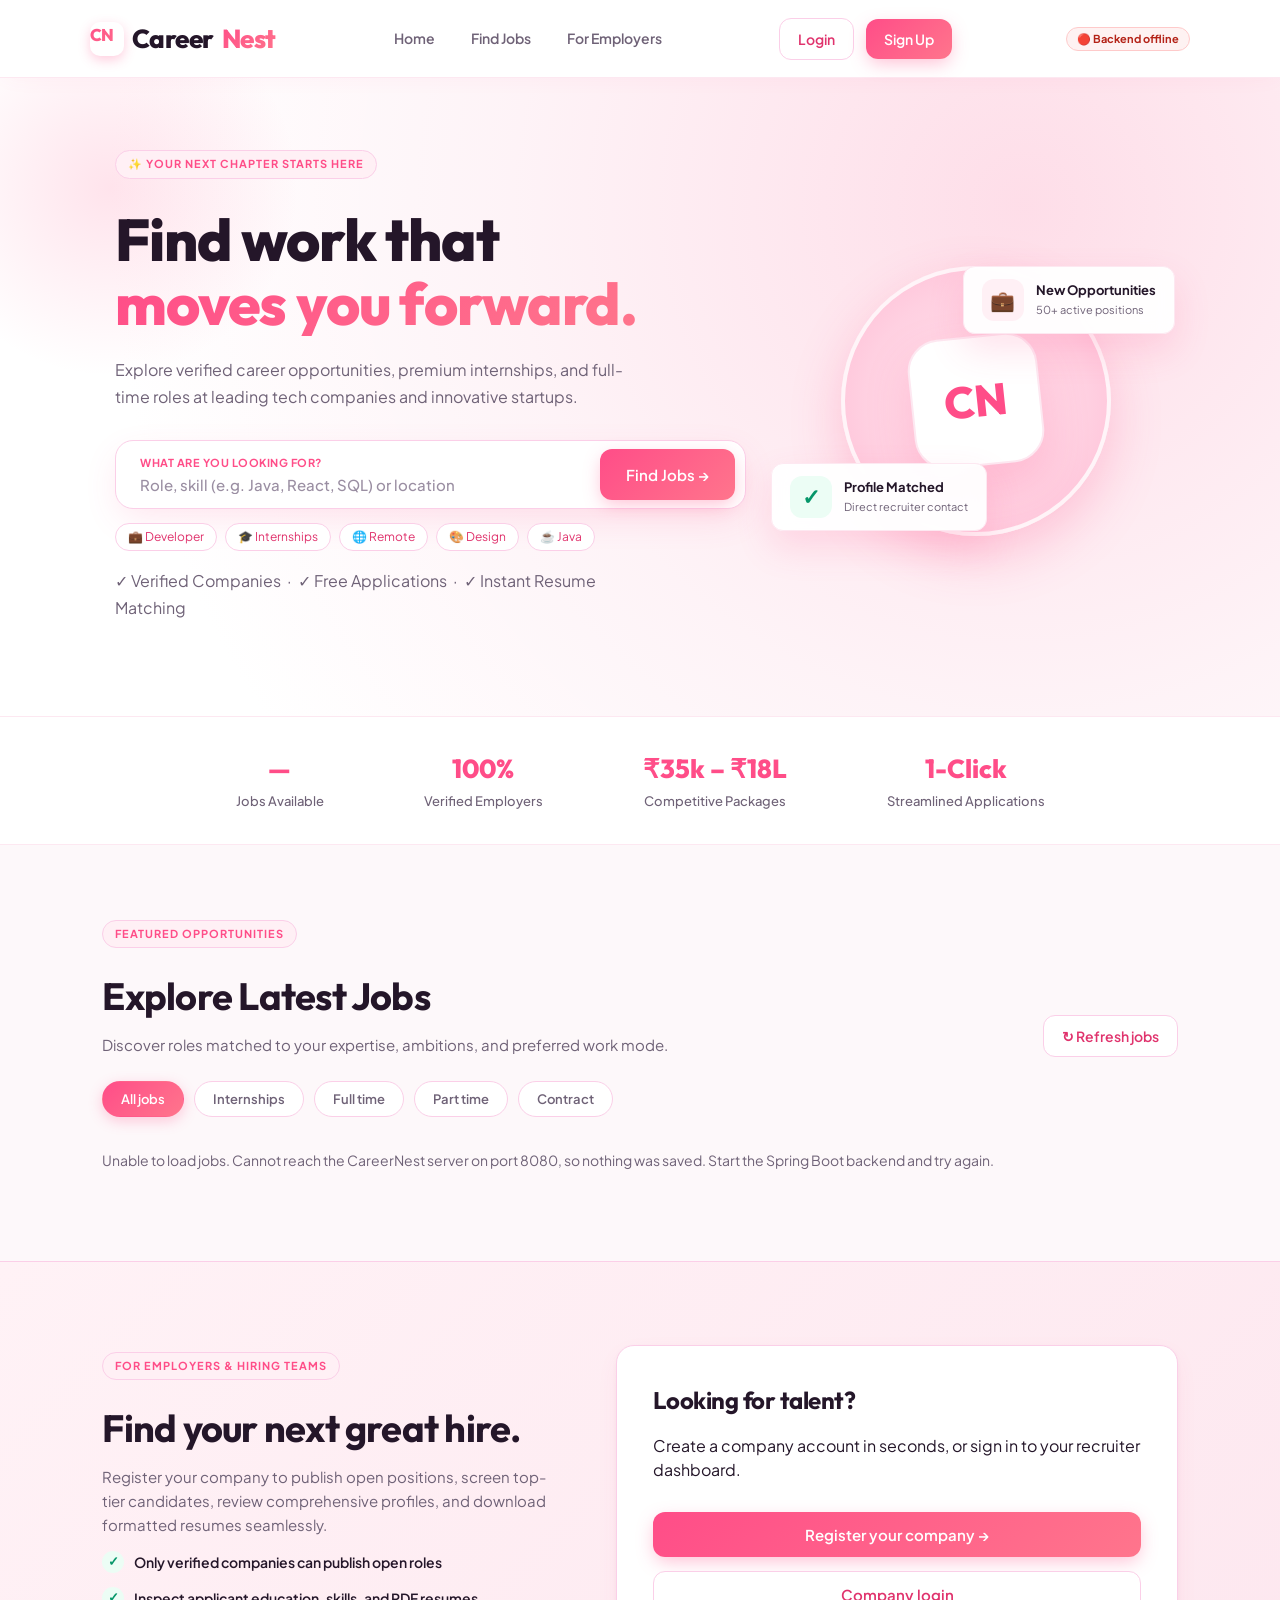
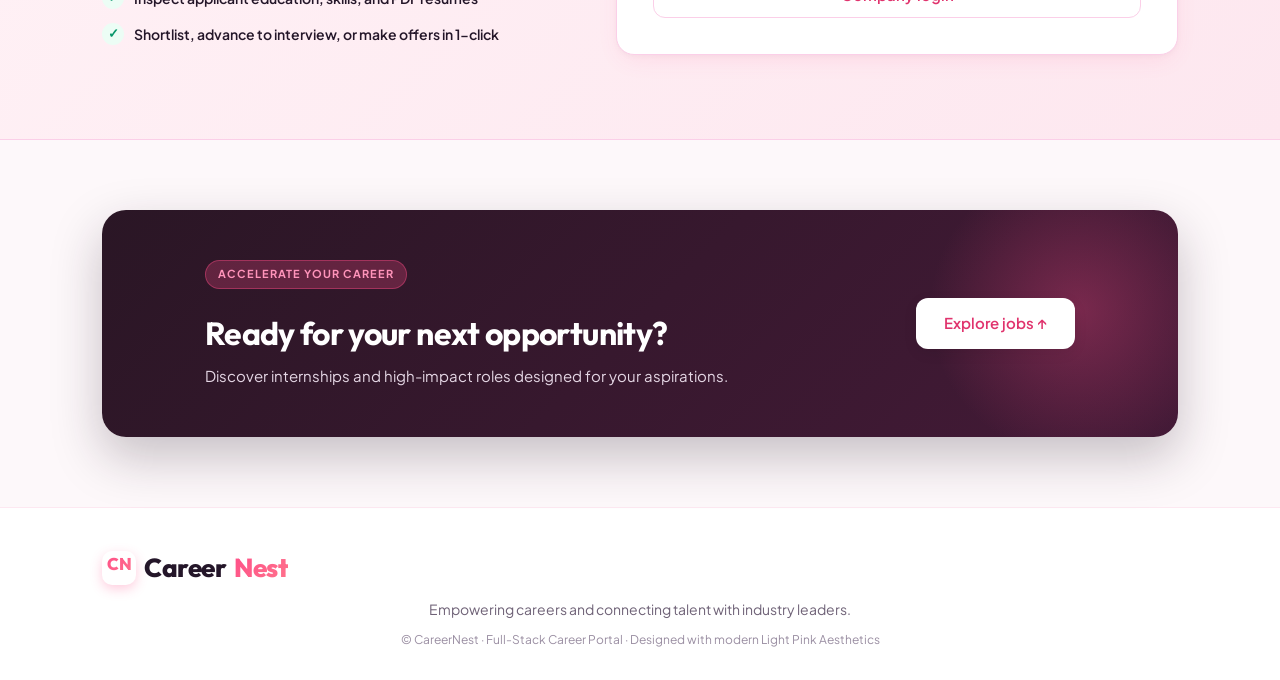
<file: jobportal-frontend/index.html>
<!DOCTYPE html>
<html lang="en">
<head>
    <meta charset="UTF-8">
    <meta name="viewport" content="width=device-width, initial-scale=1.0">
    <meta name="description" content="CareerNest | Discover premier jobs, internships and high-growth career opportunities.">
    <title>CareerNest | Find Your Next Opportunity</title>
    <link rel="stylesheet" href="style.css?v=7">
</head>
<body>

    <header class="navbar">
        <a class="logo" href="#home">
            <span class="logo-badge">CN</span>
            Career<span>Nest</span>
        </a>

        <nav>
            <a href="#home" class="active">Home</a>
            <a href="#jobs">Find Jobs</a>
            <a href="#post-job">For Employers</a>
        </nav>

        <div class="nav-actions"></div>
    </header>


    <main>
        
        <!-- Login and Signup Section -->
        <section id="authSection" class="auth-section" hidden>
            <div class="auth-card">

                <button id="closeAuthButton" class="auth-close"
                        type="button" aria-label="Close form">✕</button>

                <a class="logo auth-logo" href="#home">
                    <span class="logo-badge">CN</span>
                    Career<span>Nest</span>
                </a>

                <div class="auth-tabs">
                    <button id="loginTab" class="auth-tab active" type="button">
                        Login
                    </button>
                    <button id="signupTab" class="auth-tab" type="button">
                        Sign Up
                    </button>
                </div>

                <h2 id="authTitle">Welcome back!</h2>
                <p id="authDescription">Login to continue your career journey.</p>

                <form id="authForm">
                    <div id="accountTypeGroup" class="account-type" hidden>
                        <span class="account-type-label">Choose your account type</span>
                        <label class="account-option">
                            <input type="radio" name="accountType" value="STUDENT" checked>
                            <span><strong>Job seeker</strong><small>Find jobs &amp; apply</small></span>
                        </label>
                        <label class="account-option">
                            <input type="radio" name="accountType" value="COMPANY">
                            <span><strong>Company</strong><small>Publish jobs &amp; review applicants</small></span>
                        </label>
                    </div>

                    <div id="fullNameGroup" hidden>
                        <label for="authFullName" id="authFullNameLabel">Full name</label>
                        <input id="authFullName" type="text"
                               placeholder="Enter your full name"
                               maxlength="120">
                    </div>

                    <div id="companyFields" class="company-fields" hidden>
                        <label for="companyName">Company name *</label>
                        <input id="companyName" type="text" maxlength="180"
                               placeholder="e.g. TechNova Solutions">

                        <label for="companyWebsite">Website</label>
                        <input id="companyWebsite" type="url" maxlength="255"
                               placeholder="https://example.com">

                        <label for="companyIndustry">Industry</label>
                        <input id="companyIndustry" type="text" maxlength="120"
                               placeholder="e.g. Information Technology">

                        <label for="companySize">Company size</label>
                        <select id="companySize">
                            <option value="">Select size</option>
                            <option>1-10</option>
                            <option>11-50</option>
                            <option>51-200</option>
                            <option>201-1000</option>
                            <option>1000+</option>
                        </select>

                        <label for="companyHeadquarters">Headquarters</label>
                        <input id="companyHeadquarters" type="text" maxlength="150"
                               placeholder="e.g. Mumbai, Maharashtra">
                    </div>

                    <label for="authEmail">Email address</label>
                    <input id="authEmail" type="email"
                           placeholder="you@example.com" required>

                    <label for="authPassword">Password</label>
                    <input id="authPassword" type="password"
                           placeholder="Enter your password"
                           minlength="8" maxlength="72" required>

                    <button id="authSubmitButton"
                            class="primary-button full-button"
                            type="submit">
                        Login →
                    </button>


                    <p id="authMessage" class="status-message"
                       role="status" aria-live="polite"></p>
                </form>

                <p class="auth-switch">
                    <span id="authSwitchText">New to CareerNest?</span>
                    <button id="authSwitchButton" type="button">Create account</button>
                </p>

            </div>
        </section>
        <!-- End Login and Signup Section -->

        <!-- Hero Section -->
        <section class="hero" id="home">
            <div class="hero-content">
                <span class="eyebrow">✨ YOUR NEXT CHAPTER STARTS HERE</span>

                <h1>Find work that<br> <span class="gradient-text">moves you forward.</span></h1>

                <p>
                    Explore verified career opportunities, premium internships, and full-time roles at leading tech companies and innovative startups.
                </p>

                <form id="searchForm" class="search-box">
                    <div class="search-field">
                        <label for="searchInput">What are you looking for?</label>
                        <input id="searchInput" type="text"
                               placeholder="Role, skill (e.g. Java, React, SQL) or location">
                    </div>
                    <button class="primary-button" type="submit">Find Jobs →</button>
                </form>

                <div class="hero-tags">
                    <span class="hero-tag" onclick="document.getElementById('searchInput').value='Developer'; displayJobs();">💼 Developer</span>
                    <span class="hero-tag" onclick="document.getElementById('searchInput').value='Intern'; displayJobs();">🎓 Internships</span>
                    <span class="hero-tag" onclick="document.getElementById('searchInput').value='Remote'; displayJobs();">🌐 Remote</span>
                    <span class="hero-tag" onclick="document.getElementById('searchInput').value='Design'; displayJobs();">🎨 Design</span>
                    <span class="hero-tag" onclick="document.getElementById('searchInput').value='Java'; displayJobs();">☕ Java</span>
                </div>

                <p class="hero-note">✓ Verified Companies &nbsp;·&nbsp; ✓ Free Applications &nbsp;·&nbsp; ✓ Instant Resume Matching</p>
            </div>

            <div class="hero-art" aria-hidden="true">
                <div class="art-circle"></div>
                <div class="floating-card card-one">
                    <span class="card-icon">💼</span>
                    <div>
                        <strong>New Opportunities</strong>
                        <small>50+ active positions</small>
                    </div>
                </div>
                <div class="floating-card card-two">
                    <span class="check-icon">✓</span>
                    <div>
                        <strong>Profile Matched</strong>
                        <small>Direct recruiter contact</small>
                    </div>
                </div>
                <div class="art-center">CN</div>
            </div>
        </section>

        <!-- Stats Section -->
        <section class="stats">
            <div>
                <strong id="totalJobs">—</strong>
                <span>Jobs Available</span>
            </div>
            <div>
                <strong>100%</strong>
                <span>Verified Employers</span>
            </div>
            <div>
                <strong>₹35k – ₹18L</strong>
                <span>Competitive Packages</span>
            </div>
            <div>
                <strong>1-Click</strong>
                <span>Streamlined Applications</span>
            </div>
        </section>

        <!-- Jobs Listing Section -->
        <section class="jobs-section" id="jobs">
            <div class="section-heading">
                <div>
                    <span class="eyebrow">FEATURED OPPORTUNITIES</span>
                    <h2>Explore Latest Jobs</h2>
                    <p>Discover roles matched to your expertise, ambitions, and preferred work mode.</p>
                </div>
                <button id="refreshButton" class="outline-button" type="button">
                    ↻ Refresh jobs
                </button>
            </div>

            <div class="filters">
                <button class="filter-button active" data-type="ALL" type="button">All jobs</button>
                <button class="filter-button" data-type="INTERNSHIP" type="button">Internships</button>
                <button class="filter-button" data-type="FULL_TIME" type="button">Full time</button>
                <button class="filter-button" data-type="PART_TIME" type="button">Part time</button>
                <button class="filter-button" data-type="CONTRACT" type="button">Contract</button>
            </div>

            <p id="jobsMessage" class="status-message" role="status">
                Loading available opportunities...
            </p>

            <div id="jobList" class="job-grid"></div>
        </section>

        <!-- For Employers Section -->
        <section class="post-section" id="post-job">
            <div class="post-intro">
                <span class="eyebrow">FOR EMPLOYERS &amp; HIRING TEAMS</span>
                <h2>Find your next great hire.</h2>
                <p>
                    Register your company to publish open positions, screen top-tier candidates, review comprehensive profiles, and download formatted resumes seamlessly.
                </p>
                <div class="post-benefit">
                    <span class="post-benefit-check">✓</span>
                    <span>Only verified companies can publish open roles</span>
                </div>
                <div class="post-benefit">
                    <span class="post-benefit-check">✓</span>
                    <span>Inspect applicant education, skills, and PDF resumes</span>
                </div>
                <div class="post-benefit">
                    <span class="post-benefit-check">✓</span>
                    <span>Shortlist, advance to interview, or make offers in 1-click</span>
                </div>
            </div>

            <div class="job-form employer-cta" id="employerGuest">
                <h3>Looking for talent?</h3>
                <p class="form-description">
                    Create a company account in seconds, or sign in to your recruiter dashboard.
                </p>
                <button id="employerSignupButton" class="primary-button full-button" type="button">
                    Register your company →
                </button>
                <button id="employerLoginButton" class="outline-button full-button" type="button">
                    Company login
                </button>
            </div>

            <div class="job-form employer-cta" id="employerCompany" hidden>
                <h3 id="employerCompanyName">Your company</h3>
                <p class="form-description">
                    Manage your listings or review candidates who applied for your roles.
                </p>
                <a class="primary-button full-button" href="company.html#post">Post a new job →</a>
                <a class="outline-button full-button" href="company.html#applicants">View applicants</a>
            </div>
        </section>

        <!-- Bottom CTA Section -->
        <section class="bottom-cta">
            <div>
                <span class="eyebrow">ACCELERATE YOUR CAREER</span>
                <h2>Ready for your next opportunity?</h2>
                <p>Discover internships and high-impact roles designed for your aspirations.</p>
            </div>
            <a href="#jobs" class="light-button">Explore jobs ↑</a>
        </section>
    </main>

    <footer>
        <a class="logo footer-logo" href="#home">
            <span class="logo-badge">CN</span>
            Career<span>Nest</span>
        </a>
        <p>Empowering careers and connecting talent with industry leaders.</p>
        <small>© CareerNest · Full-Stack Career Portal · Designed with modern Light Pink Aesthetics</small>
    </footer>

    <script src="common.js?v=7"></script>
    <script src="script.js?v=7"></script>
</body>
</html>
</file>
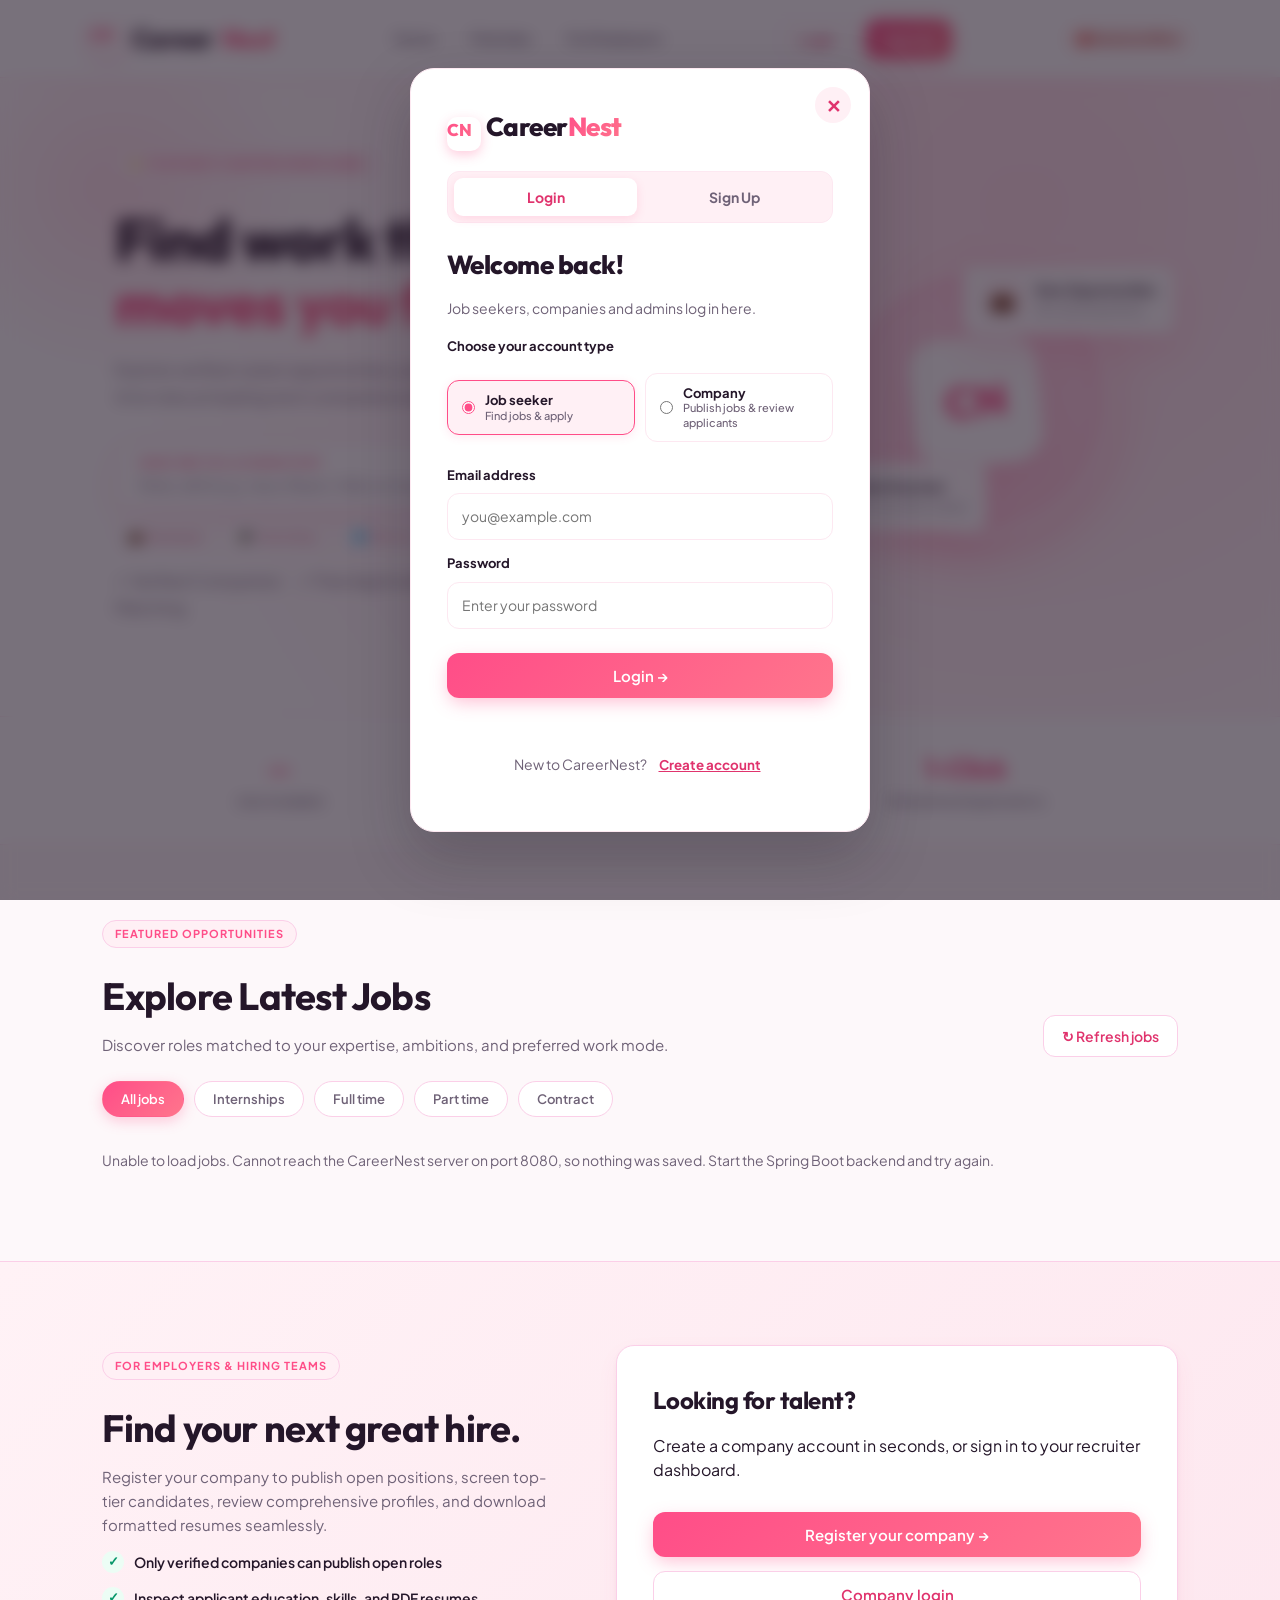
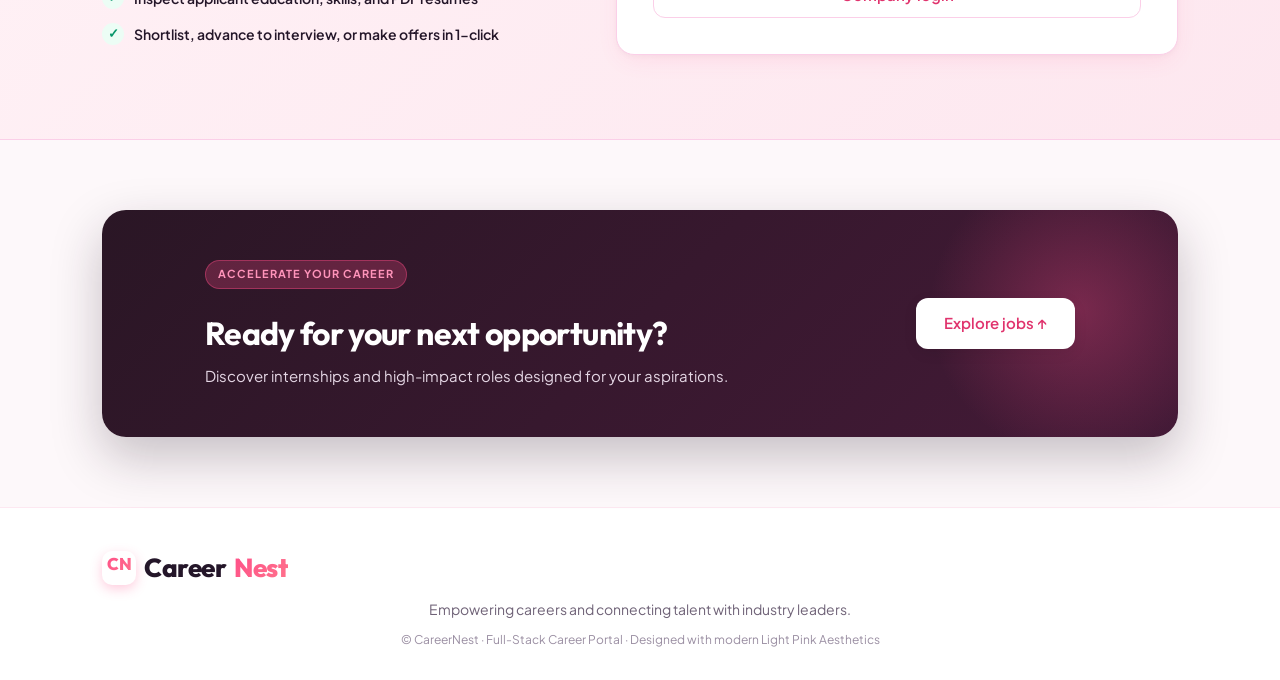
<file: jobportal-frontend/admin.html>
<!DOCTYPE html>
<html lang="en">
<head>
    <meta charset="UTF-8">
    <meta name="viewport" content="width=device-width, initial-scale=1.0">
    <title>Admin Panel | CareerNest</title>
    <link rel="stylesheet" href="style.css?v=7">
</head>
<body>
    <header class="navbar">
        <a class="logo" href="index.html">
            <span class="logo-badge">CN</span>
            Career<span>Nest</span>
        </a>
        <nav>
            <a href="index.html#jobs">All Jobs</a>
            <a href="admin.html" class="active">Admin Control</a>
        </nav>
        <div class="nav-actions"></div>
    </header>

    <main class="page">
        <div class="page-header">
            <div>
                <span class="eyebrow">SYSTEM GOVERNANCE</span>
                <h1>Admin Control Panel</h1>
                <p>Monitor platform statistics, moderate user accounts, manage organizations, and govern job listings.</p>
            </div>
            <button id="refreshAll" class="outline-button" type="button">↻ Refresh Data</button>
        </div>

        <div class="stat-grid">
            <div class="stat-card"><strong id="statStudents">—</strong><span>Job Seekers</span></div>
            <div class="stat-card"><strong id="statRecruiters">—</strong><span>Recruiters</span></div>
            <div class="stat-card"><strong id="statCompanies">—</strong><span>Companies</span></div>
            <div class="stat-card"><strong id="statJobs">—</strong><span>Jobs Listed</span></div>
            <div class="stat-card"><strong id="statApplications">—</strong><span>Applications</span></div>
        </div>

        <p id="adminMessage" class="status-message" role="status"></p>

        <div class="tabs">
            <button class="filter-button active" data-tab="usersTab" type="button">👥 User Accounts</button>
            <button class="filter-button" data-tab="companiesTab" type="button">🏢 Verified Companies</button>
            <button class="filter-button" data-tab="jobsTab" type="button">💼 Moderated Jobs</button>
        </div>

        <section id="usersTab" class="tab-panel panel">
            <h2>User Management</h2>
            <p class="hint">Toggle account status or inspect registered candidate and recruiter profiles.</p>
            <div class="table-wrap">
                <table class="data-table">
                    <thead>
                        <tr>
                            <th>User ID</th>
                            <th>Full Name</th>
                            <th>Email Address</th>
                            <th>Role</th>
                            <th>Account Status</th>
                            <th>Actions</th>
                        </tr>
                    </thead>
                    <tbody id="usersTable"></tbody>
                </table>
            </div>
        </section>

        <section id="companiesTab" class="tab-panel panel" hidden>
            <h2>Registered Companies</h2>
            <p class="hint">Overview of registered employers, industries, and active recruiters.</p>
            <div class="table-wrap">
                <table class="data-table">
                    <thead>
                        <tr>
                            <th>Company ID</th>
                            <th>Company Name</th>
                            <th>Industry</th>
                            <th>Headquarters</th>
                            <th>Recruiter Contact</th>
                            <th>Total Jobs</th>
                        </tr>
                    </thead>
                    <tbody id="companiesTable"></tbody>
                </table>
            </div>
        </section>

        <section id="jobsTab" class="tab-panel panel" hidden>
            <h2>Job Listings Moderation</h2>
            <p class="hint">Review live postings, track application counts, and publish or close listings.</p>
            <div class="table-wrap">
                <table class="data-table">
                    <thead>
                        <tr>
                            <th>Job ID</th>
                            <th>Job Title</th>
                            <th>Company</th>
                            <th>Listing Status</th>
                            <th>Applicants</th>
                            <th>Moderation</th>
                        </tr>
                    </thead>
                    <tbody id="jobsTable"></tbody>
                </table>
            </div>
        </section>
    </main>

    <footer>
        <a class="logo footer-logo" href="index.html">
            <span class="logo-badge">CN</span>
            Career<span>Nest</span>
        </a>
        <p>Connecting people with opportunities.</p>
        <small>© CareerNest · Governance Suite</small>
    </footer>

    <script src="common.js?v=7"></script>
    <script src="admin.js?v=7"></script>
</body>
</html>
</file>
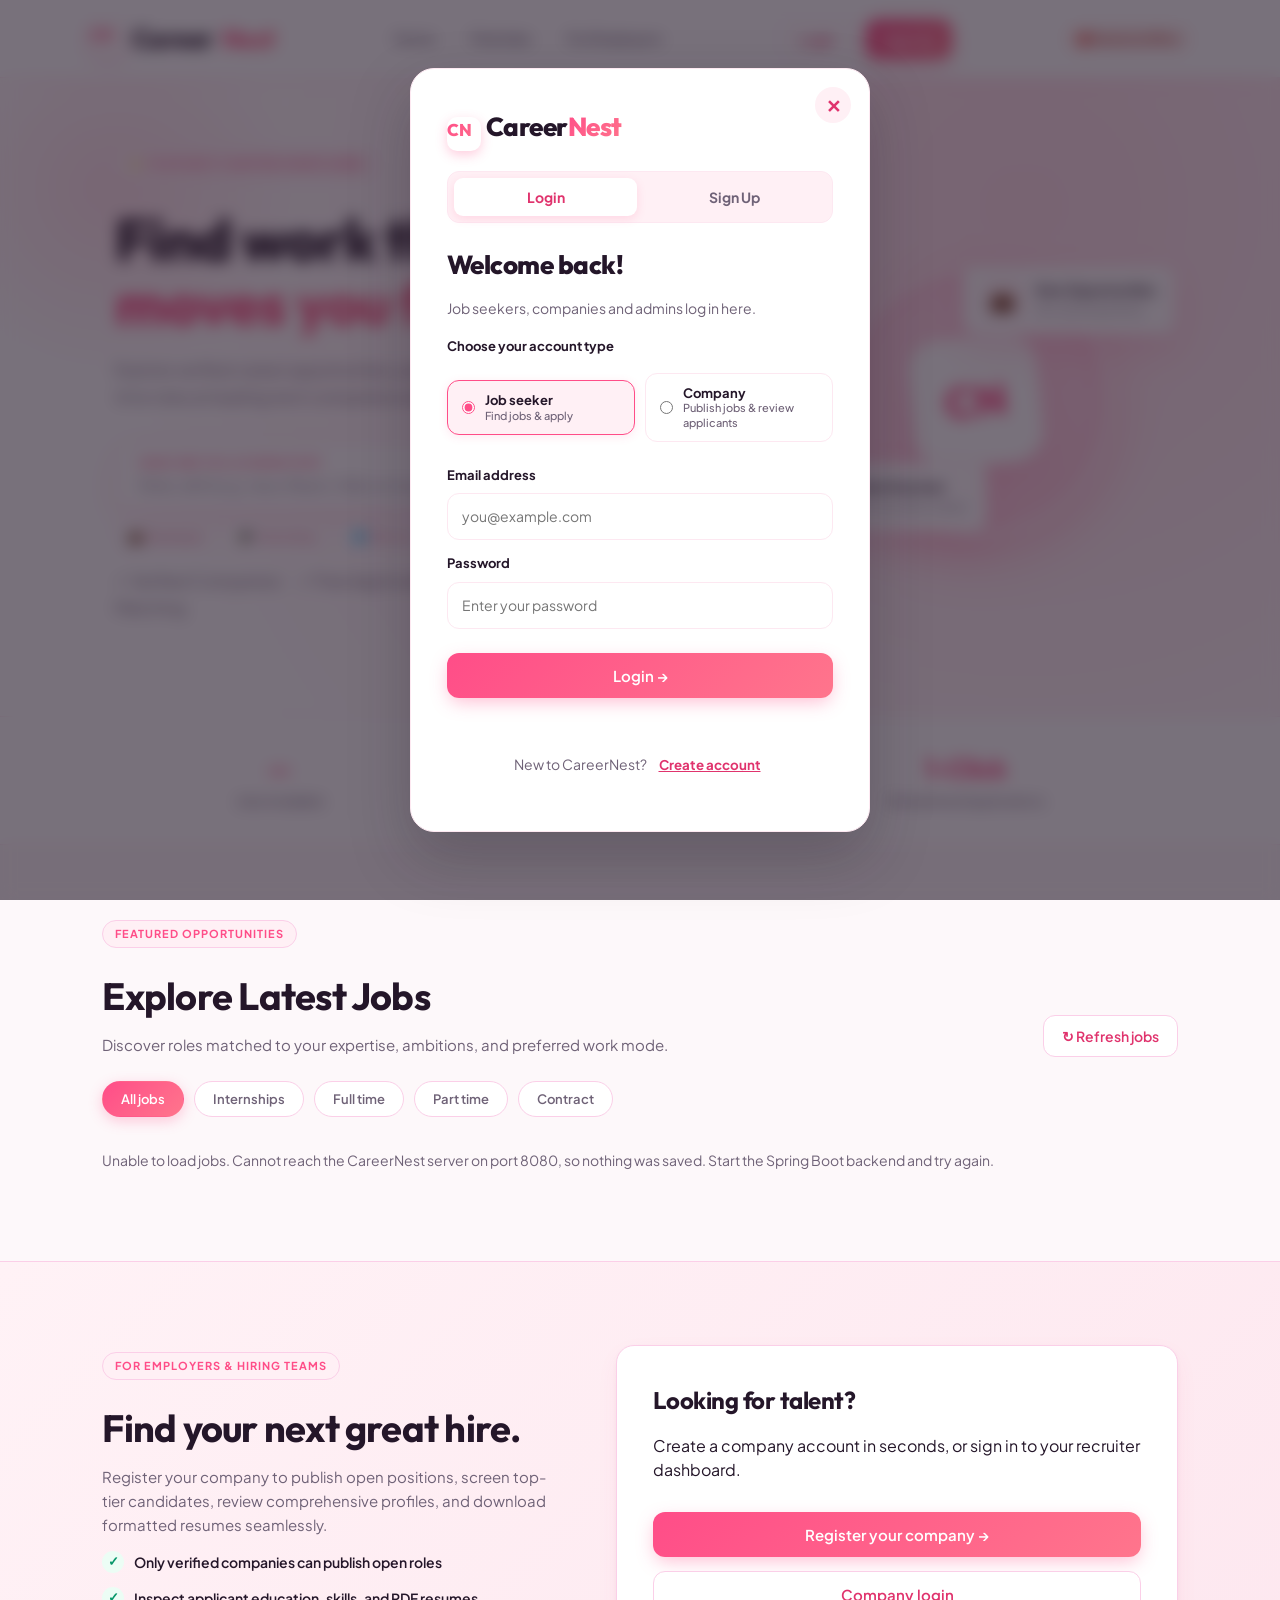
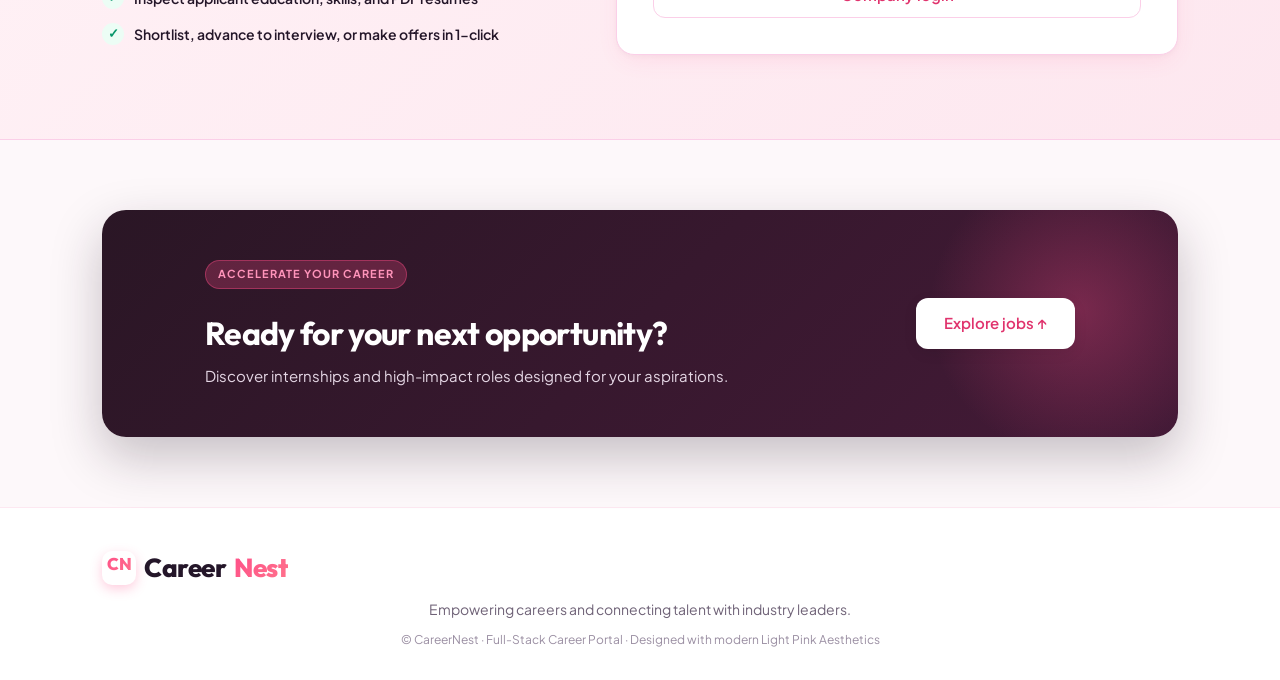
<file: jobportal-frontend/apply.html>
<!DOCTYPE html>
<html lang="en">
<head>
    <meta charset="UTF-8">
    <meta name="viewport" content="width=device-width, initial-scale=1.0">
    <title>Apply for Job | CareerNest</title>
    <link rel="stylesheet" href="style.css?v=7">
</head>
<body>
    <header class="navbar">
        <a class="logo" href="index.html">
            <span class="logo-badge">CN</span>
            Career<span>Nest</span>
        </a>
        <nav>
            <a href="index.html#jobs">Find Jobs</a>
            <a href="profile.html">My Profile</a>
        </nav>
        <div class="nav-actions"></div>
    </header>

    <main class="page">
        <div class="page-header">
            <div>
                <span class="eyebrow">JOB APPLICATION</span>
                <h1 id="jobTitle">Loading role details...</h1>
                <p id="companyName"></p>
            </div>
            <a class="outline-button" href="index.html#jobs">← Back to all jobs</a>
        </div>

        <div class="two-columns">
            <section class="panel">
                <h2>Job Overview</h2>
                <div class="detail-grid" id="jobDetails"></div>
                <h3 style="margin-top: 20px; font-size: 16px; color: var(--navy);">Role Description</h3>
                <p id="jobDescription" class="cover-letter"></p>
                <p id="jobRequirements" class="status-message"></p>
            </section>

            <form id="applicationForm" class="panel job-form" novalidate hidden>
                <h2>Submit Your Application</h2>
                <p class="hint">Fields marked with an asterisk (*) are required. Your details will be shared with the hiring company alongside your selected resume.</p>

                <h3 class="form-section">1. Personal Information</h3>
                <div class="form-row">
                    <div>
                        <label for="fullName">Full Name</label>
                        <input id="fullName" disabled>
                    </div>
                    <div>
                        <label for="email">Email</label>
                        <input id="email" disabled>
                    </div>
                </div>

                <label for="phone">Phone Number *</label>
                <input id="phone" required inputmode="tel" maxlength="16"
                       pattern="\+?[0-9]{10,15}" placeholder="9876543210">

                <h3 class="form-section">2. Academic Background &amp; Skills</h3>
                <label for="collegeName">College / University *</label>
                <input id="collegeName" required maxlength="180"
                       placeholder="e.g. National Institute of Technology">

                <div class="form-row">
                    <div>
                        <label for="degree">Degree *</label>
                        <input id="degree" required maxlength="120" placeholder="e.g. B.Tech">
                    </div>
                    <div>
                        <label for="branch">Branch / Major *</label>
                        <input id="branch" required maxlength="120"
                               placeholder="e.g. Computer Science Engineering">
                    </div>
                </div>

                <div class="form-row">
                    <div>
                        <label for="graduationYear">Graduation Year *</label>
                        <input id="graduationYear" type="number" required
                               min="1950" max="2100" step="1" placeholder="2026">
                    </div>
                    <div>
                        <label for="cgpa">CGPA (0–10)</label>
                        <input id="cgpa" type="number" min="0" max="10"
                               step="0.01" placeholder="8.90">
                    </div>
                </div>

                <label for="skills">Skills *</label>
                <textarea id="skills" required maxlength="2000"
                          placeholder="e.g. Java, Spring Boot, MySQL, React"></textarea>

                <div class="form-row">
                    <div>
                        <label for="linkedinUrl">LinkedIn URL</label>
                        <input id="linkedinUrl" type="url" maxlength="255"
                               placeholder="https://linkedin.com/in/your-name">
                    </div>
                    <div>
                        <label for="githubUrl">GitHub URL</label>
                        <input id="githubUrl" type="url" maxlength="255"
                               placeholder="https://github.com/your-name">
                    </div>
                </div>

                <h3 class="form-section">3. Resume Attachment *</h3>
                <div id="resumeChoices"></div>
                <label for="resumeFile">Or upload a new resume file (PDF, DOC, DOCX up to 5 MB)</label>
                <input id="resumeFile" type="file"
                       accept=".pdf,.doc,.docx,application/pdf,application/msword,application/vnd.openxmlformats-officedocument.wordprocessingml.document">

                <h3 class="form-section">4. Cover Letter *</h3>
                <label for="coverLetter">Why are you a standout fit for this role? (50–3000 characters)</label>
                <textarea id="coverLetter" rows="6" required minlength="50" maxlength="3000"
                          placeholder="Explain what excites you about this role, your key achievements, and what value you bring to the team."></textarea>
                <small id="coverCount" class="char-count">0 / 3000</small>

                <button id="submitApplication" class="primary-button full-button" type="submit">
                    Submit Application →
                </button>
                <p id="formMessage" class="status-message" role="status" aria-live="polite"></p>
            </form>
        </div>

        <p id="pageMessage" class="status-message" role="status"></p>
    </main>

    <footer>
        <a class="logo footer-logo" href="index.html">
            <span class="logo-badge">CN</span>
            Career<span>Nest</span>
        </a>
        <p>Connecting people with opportunities.</p>
        <small>© CareerNest · Fast Application Gateway</small>
    </footer>

    <script src="common.js?v=7"></script>
    <script src="apply.js?v=7"></script>
</body>
</html>
</file>
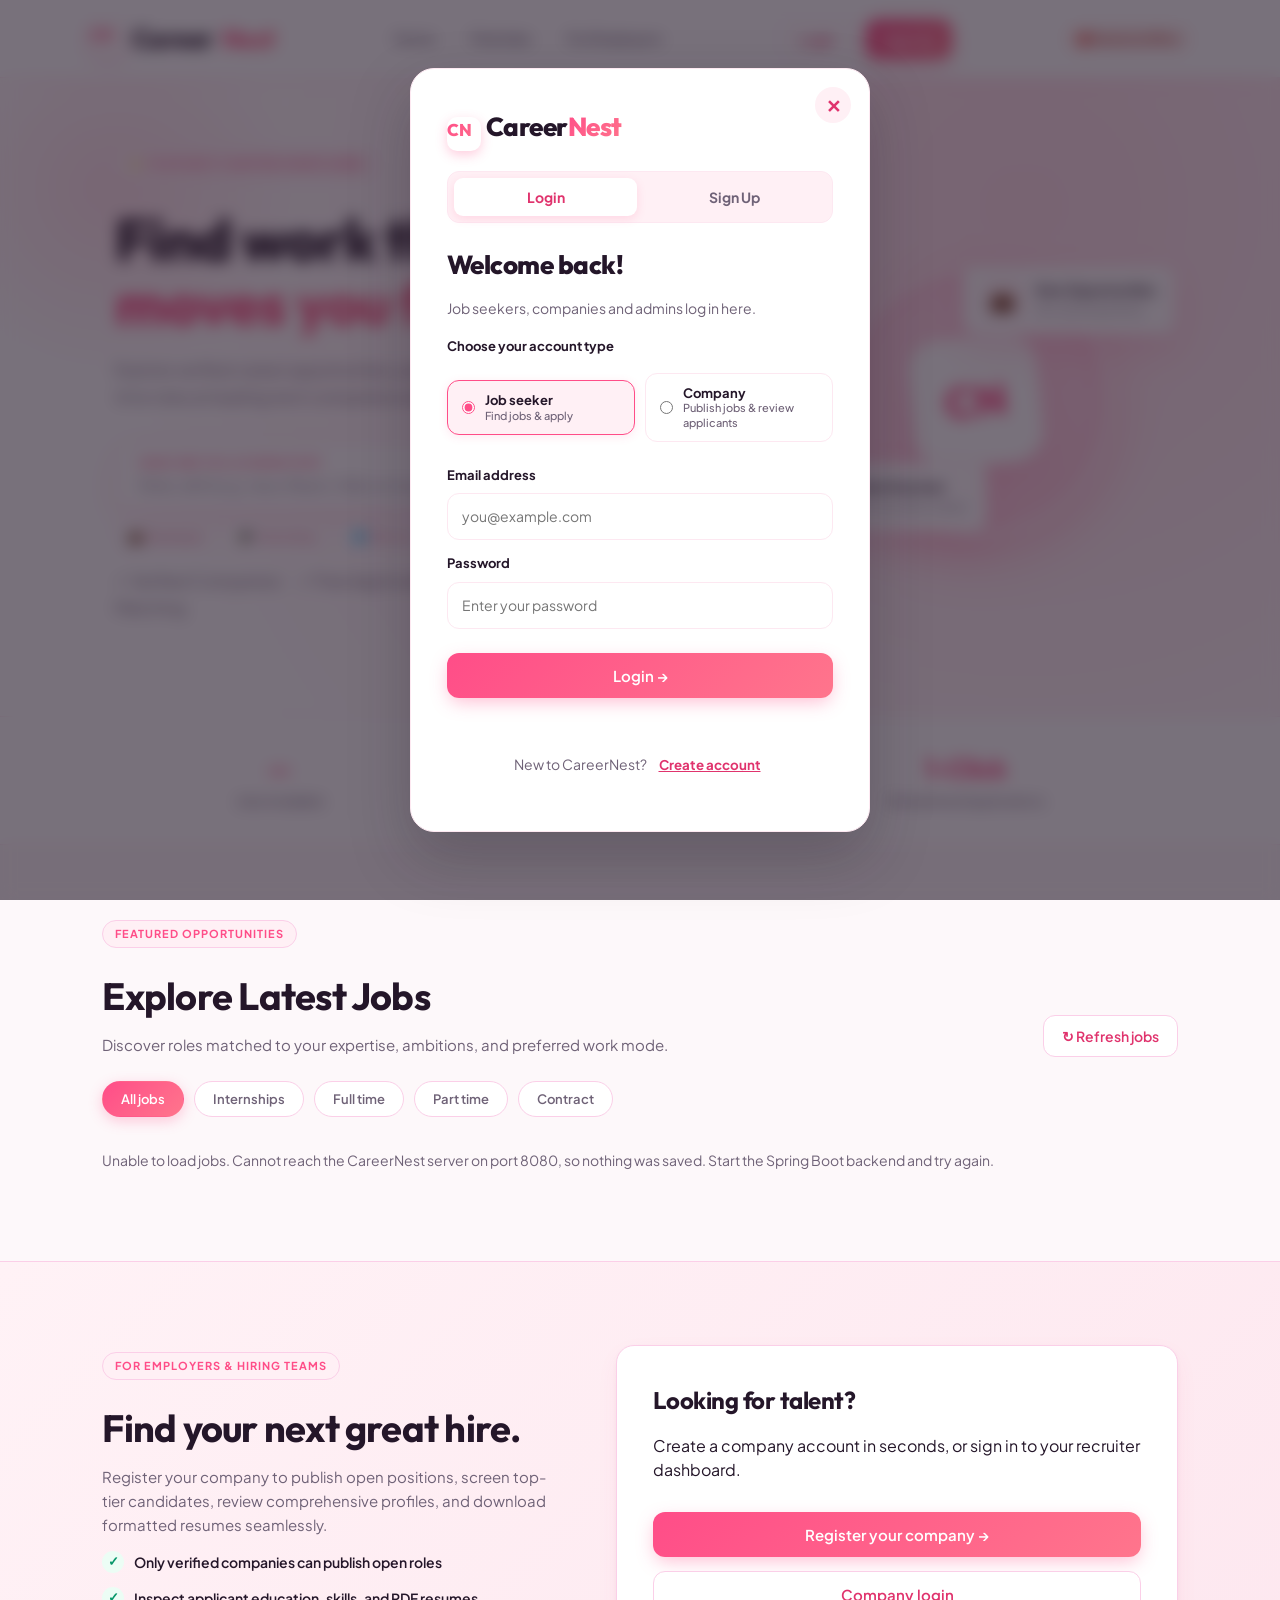
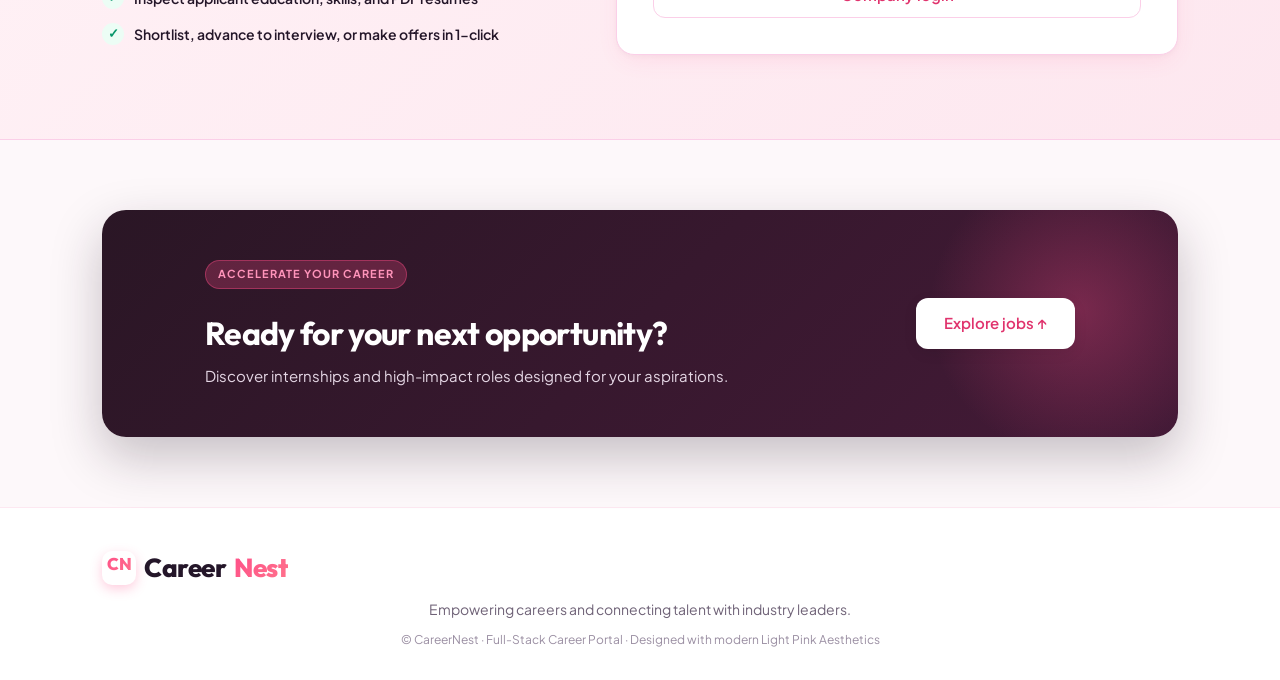
<file: jobportal-frontend/company.html>
<!DOCTYPE html>
<html lang="en">
<head>
    <meta charset="UTF-8">
    <meta name="viewport" content="width=device-width, initial-scale=1.0">
    <title>Company Dashboard | CareerNest</title>
    <link rel="stylesheet" href="style.css?v=7">
</head>
<body>
    <header class="navbar">
        <a class="logo" href="index.html">
            <span class="logo-badge">CN</span>
            Career<span>Nest</span>
        </a>
        <nav>
            <a href="index.html#jobs">All Jobs</a>
            <a href="company.html" class="active">Company Dashboard</a>
        </nav>
        <div class="nav-actions"></div>
    </header>

    <main class="page">
        <div class="page-header">
            <div>
                <span class="eyebrow">EMPLOYER PORTAL</span>
                <h1 id="companyHeading">Your Company</h1>
                <p>Publish job openings, review applicants, evaluate resumes, and manage candidates.</p>
            </div>
            <a class="primary-button" href="#post" onclick="showTab('postTab')">+ Post a New Job</a>
        </div>

        <div class="tabs">
            <button class="filter-button active" data-tab="applicantsTab" type="button">📋 Applicants</button>
            <button class="filter-button" data-tab="jobsTab" type="button">💼 Published Jobs</button>
            <button class="filter-button" data-tab="postTab" type="button">➕ Post a Job</button>
            <button class="filter-button" data-tab="companyTab" type="button">🏢 Company Profile</button>
        </div>

        <!-- Applicants Tab -->
        <section id="applicantsTab" class="tab-panel">
            <div class="panel">
                <div class="page-header" style="margin-bottom: 12px;">
                    <div>
                        <h2 id="applicantsTitle">Applicants</h2>
                        <p class="status-message" id="applicantsMessage">Loading applicants...</p>
                    </div>
                    <div class="list-actions">
                        <select id="jobFilter" class="small-button" aria-label="Filter by job">
                            <option value="">All my jobs</option>
                        </select>
                        <button id="refreshApplicants" class="small-button" type="button">↻ Refresh</button>
                    </div>
                </div>
                <div id="applicantsList"></div>
            </div>
        </section>

        <!-- Published Jobs Tab -->
        <section id="jobsTab" class="tab-panel" hidden>
            <div class="panel">
                <div class="page-header" style="margin-bottom: 12px;">
                    <div>
                        <h2>Published Jobs</h2>
                        <p class="status-message" id="jobsMessage">Loading jobs...</p>
                    </div>
                    <button id="refreshJobs" class="small-button" type="button">↻ Refresh</button>
                </div>
                <div class="table-wrap">
                    <table class="data-table">
                        <thead>
                            <tr>
                                <th>Job Title</th>
                                <th>Type</th>
                                <th>Deadline</th>
                                <th>Status</th>
                                <th>Applicants</th>
                                <th>Actions</th>
                            </tr>
                        </thead>
                        <tbody id="jobsTable"></tbody>
                    </table>
                </div>
            </div>
        </section>

        <!-- Post a Job Tab -->
        <section id="postTab" class="tab-panel" hidden>
            <form id="jobForm" class="panel job-form" novalidate>
                <h2>Publish a New Job Opportunity</h2>
                <p class="hint">The role will be published under your company name and will immediately appear on the home page. Fields marked with an asterisk (*) are required.</p>

                <label for="title">Job Title *</label>
                <input id="title" required maxlength="180" placeholder="e.g. Senior Java Full Stack Engineer">

                <label for="description">Role Overview &amp; Responsibilities *</label>
                <textarea id="description" required maxlength="10000" rows="5"
                          placeholder="Describe the role, day-to-day responsibilities, and team culture."></textarea>

                <label for="requirements">Candidate Requirements</label>
                <textarea id="requirements" maxlength="5000" rows="3"
                          placeholder="Education, prior work experience, or key technical proficiencies."></textarea>

                <label for="skills">Skills Required</label>
                <input id="skills" maxlength="2000" placeholder="e.g. Java, Spring Boot, React, MySQL, AWS">

                <div class="form-row">
                    <div>
                        <label for="location">Location *</label>
                        <input id="location" required maxlength="150" placeholder="e.g. Bengaluru / Remote">
                    </div>
                    <div>
                        <label for="openings">Open Positions *</label>
                        <input id="openings" type="number" min="1" max="10000"
                               step="1" value="1" required>
                    </div>
                </div>

                <div class="form-row">
                    <div>
                        <label for="employmentType">Employment Type *</label>
                        <select id="employmentType" required>
                            <option value="FULL_TIME">Full Time</option>
                            <option value="INTERNSHIP">Internship</option>
                            <option value="PART_TIME">Part Time</option>
                            <option value="CONTRACT">Contract</option>
                        </select>
                    </div>
                    <div>
                        <label for="workMode">Work Mode *</label>
                        <select id="workMode" required>
                            <option value="HYBRID">Hybrid</option>
                            <option value="ONSITE">Onsite</option>
                            <option value="REMOTE">Remote</option>
                        </select>
                    </div>
                </div>

                <div class="form-row">
                    <div>
                        <label for="salaryMin">Minimum Annual CTC / Monthly Stipend (₹)</label>
                        <input id="salaryMin" type="number" min="0" step="1000" placeholder="e.g. 800000">
                    </div>
                    <div>
                        <label for="salaryMax">Maximum Annual CTC / Monthly Stipend (₹)</label>
                        <input id="salaryMax" type="number" min="0" step="1000" placeholder="e.g. 1400000">
                    </div>
                </div>

                <div class="form-row">
                    <div>
                        <label for="experienceMin">Minimum Experience (Years)</label>
                        <input id="experienceMin" type="number" min="0" max="40" step="1" value="0">
                    </div>
                    <div>
                        <label for="deadline">Application Deadline</label>
                        <input id="deadline" type="date">
                    </div>
                </div>

                <button id="submitJobButton" class="primary-button full-button" type="submit">
                    Publish Job Opening →
                </button>
                <p id="formMessage" class="status-message" role="status"></p>
            </form>
        </section>

        <!-- Company Profile Tab -->
        <section id="companyTab" class="tab-panel" hidden>
            <form id="companyForm" class="panel job-form" novalidate>
                <h2>Company Profile &amp; Branding</h2>
                <p class="hint">Information here appears on your job listings to introduce candidates to your organization.</p>

                <label for="cName">Company Name *</label>
                <input id="cName" required maxlength="180" placeholder="e.g. TechNova Solutions">

                <label for="cWebsite">Official Website</label>
                <input id="cWebsite" type="url" maxlength="255" placeholder="https://example.com">

                <div class="form-row">
                    <div>
                        <label for="cIndustry">Industry</label>
                        <input id="cIndustry" maxlength="120" placeholder="e.g. Information Technology">
                    </div>
                    <div>
                        <label for="cSize">Company Size</label>
                        <select id="cSize">
                            <option value="">Select size</option>
                            <option>1-10</option>
                            <option>11-50</option>
                            <option>51-200</option>
                            <option>201-1000</option>
                            <option>1000+</option>
                        </select>
                    </div>
                </div>

                <label for="cHeadquarters">Headquarters Location</label>
                <input id="cHeadquarters" maxlength="150" placeholder="e.g. Bengaluru, Karnataka">

                <label for="cDescription">About the Company</label>
                <textarea id="cDescription" rows="4" maxlength="5000"
                          placeholder="Brief summary of mission, products, and engineering culture."></textarea>

                <button id="saveCompanyButton" class="primary-button full-button" type="submit">
                    Save Company Profile
                </button>
                <p id="companyMessage" class="status-message" role="status"></p>
            </form>
        </section>
    </main>

    <footer>
        <a class="logo footer-logo" href="index.html">
            <span class="logo-badge">CN</span>
            Career<span>Nest</span>
        </a>
        <p>Empowering recruiters and talent partners worldwide.</p>
        <small>© CareerNest · Employer Command Center</small>
    </footer>

    <script src="common.js?v=7"></script>
    <script src="company.js?v=7"></script>
</body>
</html>
</file>
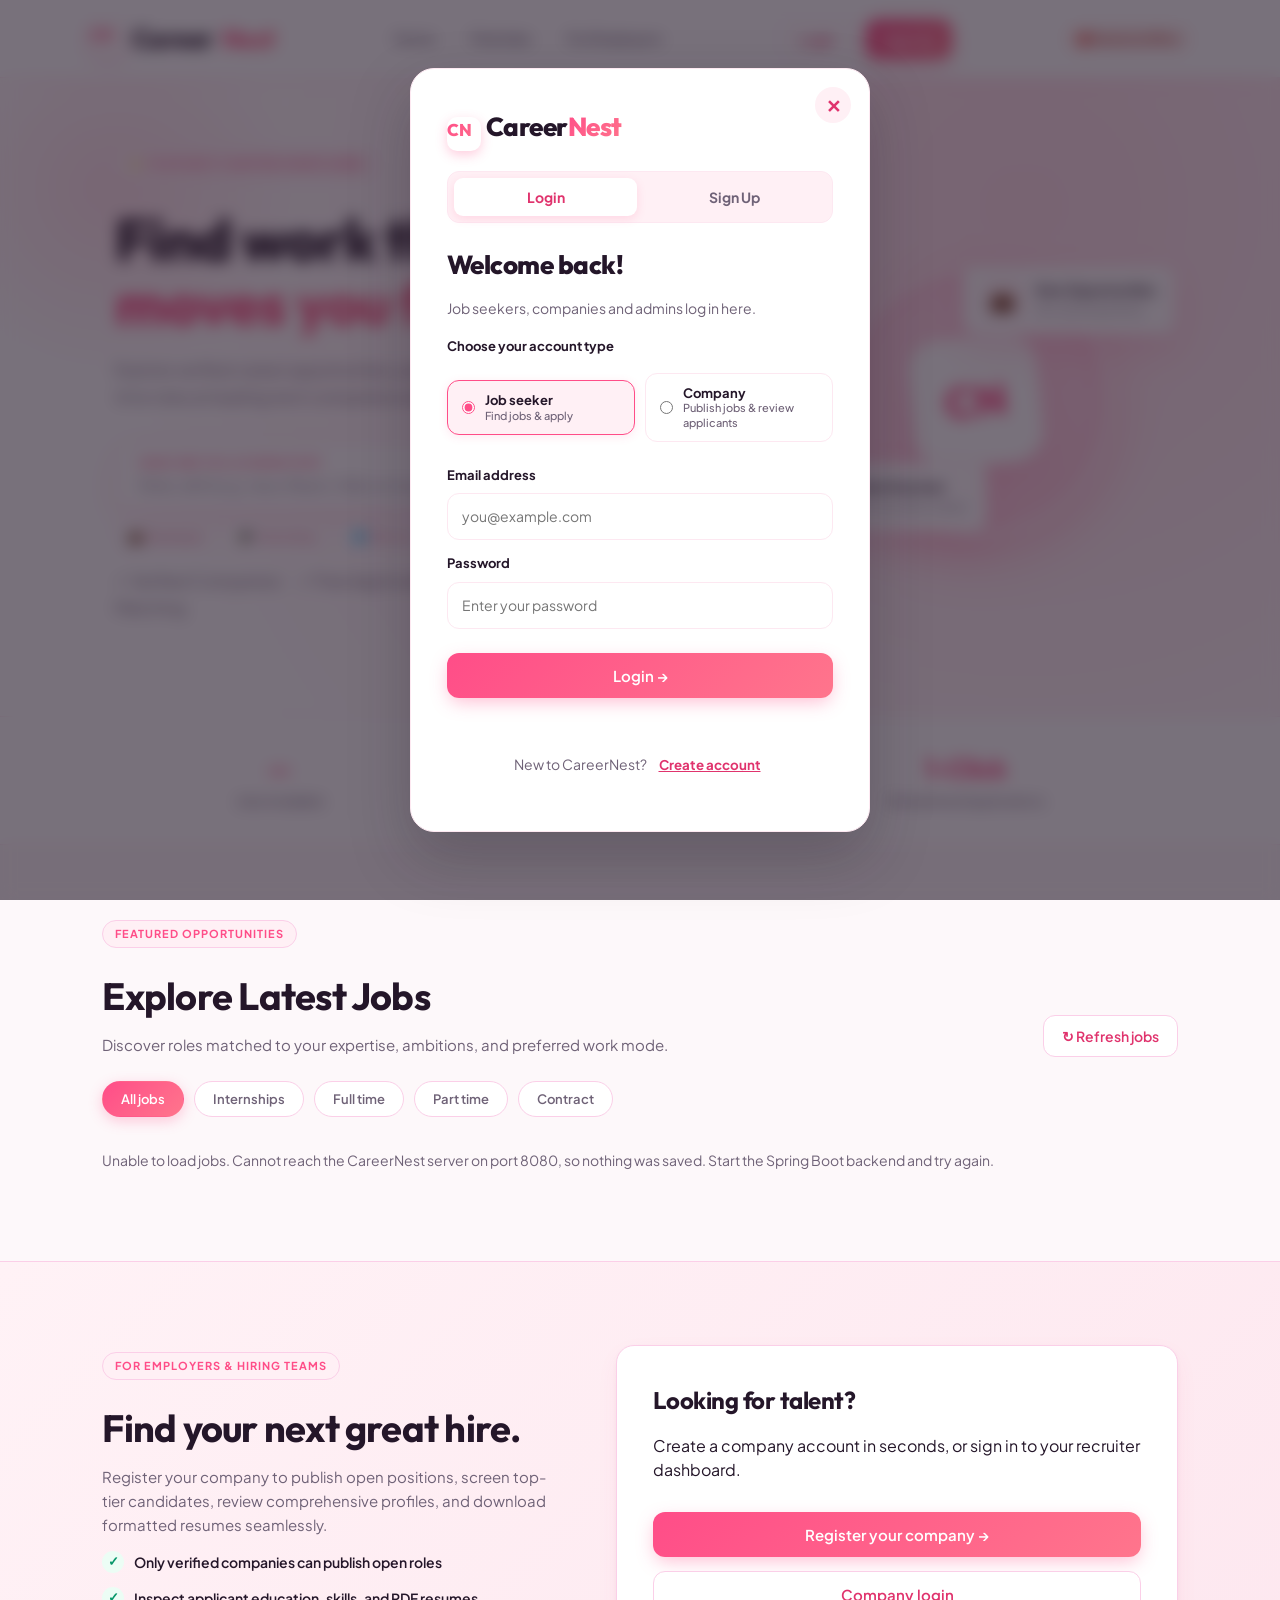
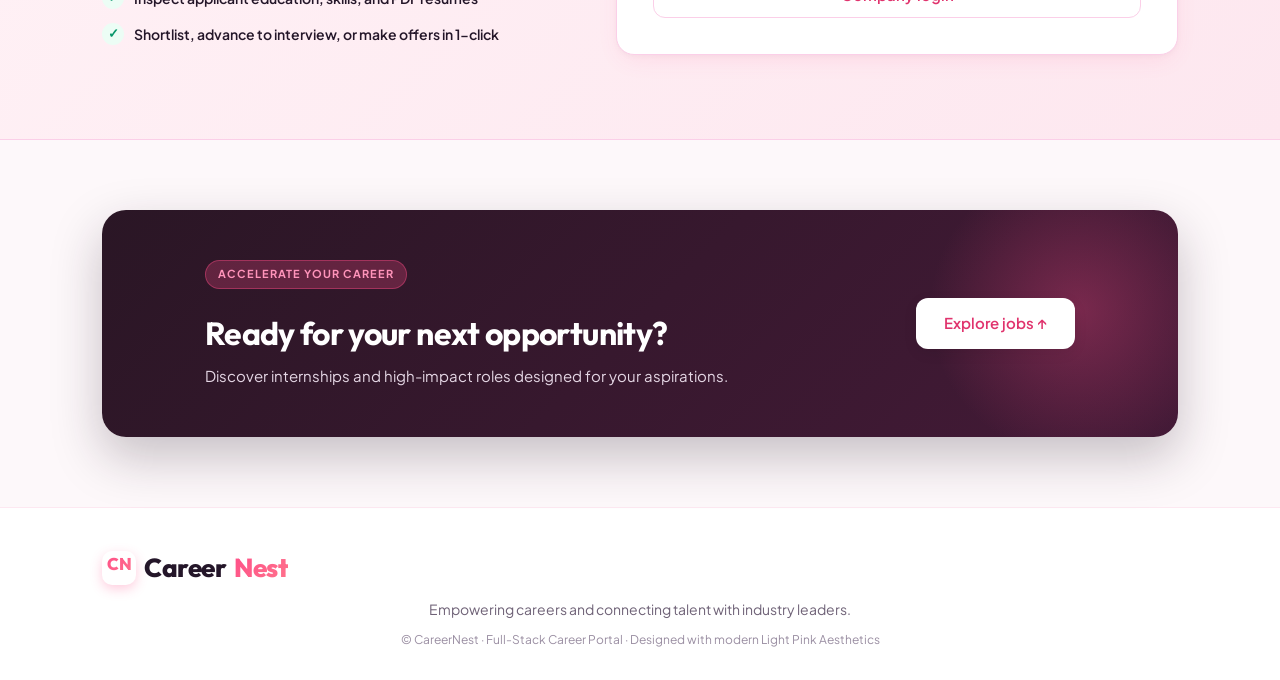
<file: jobportal-frontend/profile.html>
<!DOCTYPE html>
<html lang="en">
<head>
    <meta charset="UTF-8">
    <meta name="viewport" content="width=device-width, initial-scale=1.0">
    <title>My Profile | CareerNest</title>
    <link rel="stylesheet" href="style.css?v=7">
</head>
<body>
    <header class="navbar">
        <a class="logo" href="index.html">
            <span class="logo-badge">CN</span>
            Career<span>Nest</span>
        </a>
        <nav>
            <a href="index.html#jobs">Find Jobs</a>
            <a href="profile.html" class="active">My Profile</a>
        </nav>
        <div class="nav-actions"></div>
    </header>

    <main class="page">
        <div class="page-header">
            <div>
                <span class="eyebrow">JOB SEEKER DASHBOARD</span>
                <h1 id="profileHeading">My Profile</h1>
                <p>Employers view these credentials and resume whenever you apply for jobs.</p>
            </div>
            <a class="outline-button" href="index.html#jobs">Browse jobs →</a>
        </div>

        <p id="profileNotice" class="notice" hidden></p>

        <div class="two-columns">
            <form id="profileForm" class="panel job-form" novalidate>
                <h2>Personal &amp; Academic Details</h2>
                <p class="hint">Fields marked with an asterisk (*) are required to apply for jobs.</p>

                <div class="form-row">
                    <div>
                        <label for="fullName">Full Name</label>
                        <input id="fullName" disabled>
                    </div>
                    <div>
                        <label for="email">Email Address</label>
                        <input id="email" disabled>
                    </div>
                </div>

                <label for="phone">Phone Number *</label>
                <input id="phone" required inputmode="tel" maxlength="16"
                       pattern="\+?[0-9]{10,15}" placeholder="e.g. 9876543210">

                <label for="collegeName">College / University Name *</label>
                <input id="collegeName" required maxlength="180"
                       placeholder="e.g. National Institute of Technology">

                <div class="form-row">
                    <div>
                        <label for="degree">Degree *</label>
                        <input id="degree" required maxlength="120" placeholder="e.g. B.Tech / B.E. / MCA">
                    </div>
                    <div>
                        <label for="branch">Branch / Major *</label>
                        <input id="branch" required maxlength="120"
                               placeholder="e.g. Computer Science Engineering">
                    </div>
                </div>

                <div class="form-row">
                    <div>
                        <label for="graduationYear">Graduation Year *</label>
                        <input id="graduationYear" type="number" required
                               min="1950" max="2100" step="1" placeholder="2026">
                    </div>
                    <div>
                        <label for="cgpa">CGPA (0–10 Scale)</label>
                        <input id="cgpa" type="number" min="0" max="10"
                               step="0.01" placeholder="8.90">
                    </div>
                </div>

                <label for="skills">Technical &amp; Soft Skills *</label>
                <textarea id="skills" required maxlength="2000"
                          placeholder="e.g. Java, Spring Boot, MySQL, React, Python, Git"></textarea>

                <div class="form-row">
                    <div>
                        <label for="linkedinUrl">LinkedIn Profile URL</label>
                        <input id="linkedinUrl" type="url" maxlength="255"
                               placeholder="https://linkedin.com/in/your-name">
                    </div>
                    <div>
                        <label for="githubUrl">GitHub Profile URL</label>
                        <input id="githubUrl" type="url" maxlength="255"
                               placeholder="https://github.com/your-name">
                    </div>
                </div>

                <button id="saveProfileButton" class="primary-button full-button" type="submit">
                    Save Profile Details
                </button>
                <p id="profileMessage" class="status-message" role="status"></p>
            </form>

            <div>
                <section class="panel job-form">
                    <h2>Resumes &amp; Documents</h2>
                    <p class="hint">Upload PDF, DOC or DOCX (up to 5 MB). You can store up to 5 resumes.</p>

                    <div id="resumeList"></div>

                    <form id="resumeForm">
                        <label for="resumeFile">Upload a New Resume</label>
                        <input id="resumeFile" type="file" required
                               accept=".pdf,.doc,.docx,application/pdf,application/msword,application/vnd.openxmlformats-officedocument.wordprocessingml.document">
                        <button id="uploadButton" class="primary-button full-button" type="submit">
                            Upload Resume →
                        </button>
                        <p id="resumeMessage" class="status-message" role="status"></p>
                    </form>
                </section>

                <section class="panel" id="applications">
                    <h2>My Applications</h2>
                    <p class="hint">Live status updates from employers appear here.</p>
                    <div id="applicationList">
                        <p class="status-message">Loading your applications...</p>
                    </div>
                </section>
            </div>
        </div>
    </main>

    <footer>
        <a class="logo footer-logo" href="index.html">
            <span class="logo-badge">CN</span>
            Career<span>Nest</span>
        </a>
        <p>Connecting ambition with opportunity.</p>
        <small>© CareerNest · Candidate Hub</small>
    </footer>

    <script src="common.js?v=7"></script>
    <script src="profile.js?v=7"></script>
</body>
</html>
</file>
<file: jobportal-frontend/style.css>
@import url('https://fonts.googleapis.com/css2?family=Outfit:wght@400;500;600;700;800;900&family=Plus+Jakarta+Sans:wght@400;500;600;700;800&display=swap');

:root {
    /* Pink & Rose Primary Palette */
    --pink-primary: #ff4d88;
    --pink-primary-dark: #e0336d;
    --pink-primary-light: #ff75a0;
    --pink-glow: rgba(255, 77, 136, 0.28);
    --pink-soft: #fff0f5;
    --pink-subtle: #fff7fa;
    --pink-card-bg: #ffffff;
    --pink-border: #fbcfe8;
    --pink-border-light: #fde8f1;
    --pink-tag-bg: #ffe4ef;
    --pink-tag-text: #be185d;

    /* Gradients */
    --gradient-pink: linear-gradient(135deg, #ff4d88 0%, #ff758c 100%);
    --gradient-pink-hover: linear-gradient(135deg, #e63973 0%, #ff5c77 100%);
    --gradient-pink-subtle: linear-gradient(135deg, #fff0f5 0%, #ffe4ec 100%);
    --gradient-dark-plum: linear-gradient(135deg, #2a1625 0%, #441a37 100%);
    --gradient-hero: radial-gradient(circle at 80% 20%, rgba(255, 182, 206, 0.4) 0%, rgba(255, 240, 245, 0.6) 45%, #ffffff 80%);

    /* Warm Neutrals */
    --navy: #241629; /* Replaced cold navy with deep luxury plum-charcoal */
    --dark: #1e1323;
    --muted: #6f6277;
    --muted-light: #9a8ea2;
    --background: #fdf8fa;
    --border: #f5dce8;

    /* Functional Accents */
    --green: #059669;
    --green-bg: #ecfdf5;
    --red: #e11d48;
    --red-bg: #fff1f2;
    --amber: #d97706;
    --amber-bg: #fffbeb;

    /* Radius & Shadows */
    --radius-sm: 8px;
    --radius-md: 12px;
    --radius-lg: 18px;
    --radius-pill: 9999px;
    --shadow-soft: 0 8px 24px -6px rgba(255, 77, 136, 0.12), 0 2px 6px -1px rgba(0, 0, 0, 0.04);
    --shadow-hover: 0 16px 36px -8px rgba(255, 77, 136, 0.22), 0 4px 12px -2px rgba(0, 0, 0, 0.05);
    --shadow-card: 0 4px 20px -2px rgba(36, 22, 41, 0.06);
}

* {
    box-sizing: border-box;
}

html {
    scroll-behavior: smooth;
    scroll-padding-top: 90px;
}

body {
    margin: 0;
    background: var(--background);
    color: var(--navy);
    font-family: "Plus Jakarta Sans", -apple-system, BlinkMacSystemFont, "Segoe UI", Roboto, sans-serif;
    line-height: 1.5;
    -webkit-font-smoothing: antialiased;
}

a {
    color: inherit;
    text-decoration: none;
    transition: color 0.2s ease;
}

button, input, textarea, select {
    font-family: inherit;
}

button, a {
    -webkit-tap-highlight-color: transparent;
}

button {
    cursor: pointer;
    border: none;
    background: none;
}

/* ===== Typography & Helpers ===== */
h1, h2, h3, h4 {
    font-family: "Outfit", sans-serif;
    color: var(--navy);
    letter-spacing: -0.02em;
    margin-top: 0;
}

.gradient-text,
.logo span,
h1 span {
    background: var(--gradient-pink);
    -webkit-background-clip: text;
    -webkit-text-fill-color: transparent;
    display: inline-block;
}

.eyebrow {
    display: inline-flex;
    align-items: center;
    gap: 6px;
    color: var(--pink-primary);
    background: var(--pink-soft);
    border: 1px solid var(--pink-border);
    padding: 5px 12px;
    border-radius: var(--radius-pill);
    font-size: 11px;
    font-weight: 700;
    letter-spacing: 1px;
    text-transform: uppercase;
    margin-bottom: 12px;
}

/* ===== Navbar ===== */
.navbar {
    min-height: 78px;
    padding: 16px 7%;
    display: flex;
    align-items: center;
    justify-content: space-between;
    gap: 24px;
    background: rgba(255, 255, 255, 0.92);
    backdrop-filter: blur(14px);
    -webkit-backdrop-filter: blur(14px);
    border-bottom: 1px solid var(--pink-border-light);
    position: sticky;
    top: 0;
    z-index: 100;
    box-shadow: 0 4px 20px -5px rgba(255, 77, 136, 0.06);
}

.logo {
    display: flex;
    align-items: center;
    gap: 8px;
    font-family: "Outfit", sans-serif;
    font-size: 26px;
    font-weight: 800;
    letter-spacing: -0.5px;
    color: var(--navy);
}

.logo-badge {
    width: 34px;
    height: 34px;
    background: var(--gradient-pink);
    border-radius: 10px;
    display: inline-grid;
    place-items: center;
    color: white;
    font-size: 17px;
    font-weight: 800;
    box-shadow: 0 4px 12px var(--pink-glow);
}

.navbar nav {
    display: flex;
    align-items: center;
    gap: 28px;
}

.navbar nav a {
    font-size: 14px;
    font-weight: 600;
    color: var(--muted);
    padding: 6px 4px;
    position: relative;
}

.navbar nav a:hover,
.navbar nav a.active {
    color: var(--pink-primary);
}

.navbar nav a:hover::after {
    content: "";
    position: absolute;
    bottom: -2px;
    left: 0;
    width: 100%;
    height: 2px;
    background: var(--gradient-pink);
    border-radius: 2px;
}

.nav-actions {
    display: flex;
    align-items: center;
    gap: 12px;
}

.nav-button, .outline-button, .light-button, .primary-button {
    display: inline-flex;
    align-items: center;
    justify-content: center;
    gap: 8px;
    border-radius: var(--radius-md);
    padding: 11px 18px;
    font-weight: 600;
    font-size: 14px;
    transition: all 0.22s cubic-bezier(0.16, 1, 0.3, 1);
    white-space: nowrap;
}

.primary-button {
    background: var(--gradient-pink);
    color: white;
    border: none;
    box-shadow: 0 6px 18px -2px rgba(255, 77, 136, 0.36);
}

.primary-button:hover {
    background: var(--gradient-pink-hover);
    transform: translateY(-2px);
    box-shadow: 0 10px 24px -2px rgba(255, 77, 136, 0.45);
}

.primary-button:active {
    transform: translateY(0);
}

.nav-button {
    color: white;
    background: var(--navy);
    box-shadow: 0 4px 12px rgba(36, 22, 41, 0.15);
}

.nav-button:hover {
    background: var(--dark);
    transform: translateY(-1px);
    box-shadow: 0 6px 16px rgba(36, 22, 41, 0.22);
}

.outline-button {
    background: white;
    color: var(--pink-primary-dark);
    border: 1.5px solid var(--pink-border);
}

.outline-button:hover {
    border-color: var(--pink-primary);
    background: var(--pink-soft);
    color: var(--pink-primary);
    transform: translateY(-1px);
}

.light-button {
    background: white;
    color: var(--pink-primary-dark);
    box-shadow: 0 4px 14px rgba(0, 0, 0, 0.08);
}

.light-button:hover {
    background: var(--pink-soft);
    transform: translateY(-2px);
}

.nav-greeting {
    color: var(--muted);
    font-size: 13px;
    font-weight: 600;
    padding: 6px 10px;
    background: var(--pink-soft);
    border-radius: var(--radius-pill);
    border: 1px solid var(--pink-border-light);
}

/* Demo helper pill in nav */
.demo-badge-pill {
    display: inline-flex;
    align-items: center;
    gap: 6px;
    font-size: 11px;
    font-weight: 700;
    padding: 4px 10px;
    border-radius: var(--radius-pill);
    background: #fff0f5;
    color: var(--pink-primary-dark);
    border: 1px solid var(--pink-border);
    cursor: pointer;
    transition: all 0.2s ease;
}

.demo-badge-pill:hover {
    background: var(--gradient-pink);
    color: white;
    border-color: transparent;
}

/* ===== Hero Section ===== */
.hero {
    background: var(--gradient-hero);
    padding: 72px 9% 65px;
    min-height: 480px;
    display: grid;
    grid-template-columns: 1.25fr 0.75fr;
    align-items: center;
    gap: 40px;
    overflow: hidden;
    position: relative;
    border-bottom: 1px solid var(--pink-border-light);
}

.hero::before {
    content: "";
    position: absolute;
    width: 380px;
    height: 380px;
    border-radius: 50%;
    background: radial-gradient(circle, rgba(255, 117, 160, 0.2) 0%, transparent 70%);
    top: -80px;
    left: -80px;
    pointer-events: none;
}

.hero-content {
    max-width: 640px;
    position: relative;
    z-index: 2;
}

h1 {
    font-size: clamp(40px, 4.6vw, 62px);
    line-height: 1.1;
    margin: 16px 0 20px;
    font-weight: 800;
}

.hero-content > p {
    color: var(--muted);
    font-size: 16px;
    max-width: 520px;
    line-height: 1.7;
    margin-bottom: 30px;
}

/* Search Box */
.search-box {
    background: white;
    padding: 8px 10px;
    display: flex;
    gap: 12px;
    border: 1.5px solid var(--pink-border);
    border-radius: var(--radius-lg);
    box-shadow: 0 12px 36px -6px rgba(255, 77, 136, 0.16);
    transition: border-color 0.2s, box-shadow 0.2s;
}

.search-box:focus-within {
    border-color: var(--pink-primary);
    box-shadow: 0 14px 40px -4px rgba(255, 77, 136, 0.25);
}

.search-field {
    flex: 1;
    padding: 6px 14px;
    min-width: 0;
    display: flex;
    flex-direction: column;
    justify-content: center;
}

.search-field label {
    display: block;
    font-size: 11px;
    font-weight: 700;
    color: var(--pink-primary);
    text-transform: uppercase;
    letter-spacing: 0.5px;
    margin-bottom: 3px;
}

.search-field input {
    width: 100%;
    border: 0;
    outline: 0;
    padding: 0;
    color: var(--navy);
    font-size: 15px;
    font-weight: 500;
    background: transparent;
}

.search-field input::placeholder {
    color: var(--muted-light);
}

.search-box .primary-button {
    padding: 14px 26px;
    font-size: 15px;
}

.hero-note {
    font-size: 13px;
    color: var(--muted);
    margin-top: 16px;
    display: flex;
    align-items: center;
    gap: 10px;
}

.hero-tags {
    display: flex;
    flex-wrap: wrap;
    gap: 8px;
    margin-top: 14px;
}

.hero-tag {
    font-size: 12px;
    padding: 4px 12px;
    border-radius: var(--radius-pill);
    background: white;
    border: 1px solid var(--pink-border);
    color: var(--pink-primary-dark);
    cursor: pointer;
    transition: all 0.2s ease;
}

.hero-tag:hover {
    background: var(--pink-soft);
    border-color: var(--pink-primary);
    transform: translateY(-1px);
}

/* Hero Art - 3D Pink Glass Illustration */
.hero-art {
    min-height: 320px;
    position: relative;
    display: grid;
    place-items: center;
}

.art-circle {
    width: 270px;
    height: 270px;
    border-radius: 50%;
    background: radial-gradient(circle, #ffe3ed 0%, #ffd0e1 60%, #ffbad3 100%);
    border: 4px solid rgba(255, 255, 255, 0.8);
    box-shadow: 0 20px 50px rgba(255, 77, 136, 0.25);
    animation: pulseSoft 6s ease-in-out infinite;
}

.art-center {
    position: absolute;
    width: 130px;
    height: 130px;
    display: grid;
    place-items: center;
    border-radius: 32px;
    transform: rotate(-6deg);
    background: white;
    box-shadow: 0 20px 45px rgba(255, 77, 136, 0.22);
    border: 2px solid var(--pink-border-light);
    color: var(--pink-primary);
    font-size: 44px;
    font-weight: 800;
    font-family: "Outfit", sans-serif;
    animation: gentleFloat 5s ease-in-out infinite;
}

.floating-card {
    position: absolute;
    z-index: 2;
    background: rgba(255, 255, 255, 0.95);
    backdrop-filter: blur(10px);
    padding: 12px 18px;
    display: flex;
    align-items: center;
    gap: 12px;
    border-radius: var(--radius-md);
    box-shadow: 0 16px 36px rgba(255, 77, 136, 0.16);
    border: 1px solid var(--pink-border-light);
}

.card-one {
    top: 25px;
    right: -10px;
    animation: floatOne 5s ease-in-out infinite alternate;
}

.card-two {
    bottom: 30px;
    left: -15px;
    animation: floatTwo 5.5s ease-in-out infinite alternate;
}

.card-icon, .check-icon {
    width: 42px;
    height: 42px;
    display: grid;
    place-items: center;
    border-radius: 12px;
    font-size: 20px;
}

.card-icon {
    background: var(--pink-soft);
    color: var(--pink-primary);
}

.check-icon {
    color: var(--green);
    background: var(--green-bg);
    font-size: 22px;
    font-weight: bold;
}

.floating-card strong {
    display: block;
    font-size: 13px;
    font-weight: 700;
    color: var(--navy);
}

.floating-card small {
    display: block;
    color: var(--muted);
    font-size: 11px;
    margin-top: 2px;
}

@keyframes gentleFloat {
    0%, 100% { transform: rotate(-6deg) translateY(0); }
    50% { transform: rotate(-4deg) translateY(-8px); }
}

@keyframes floatOne {
    0% { transform: translateY(0); }
    100% { transform: translateY(-10px); }
}

@keyframes floatTwo {
    0% { transform: translateY(0); }
    100% { transform: translateY(10px); }
}

@keyframes pulseSoft {
    0%, 100% { transform: scale(1); }
    50% { transform: scale(1.03); }
}

/* ===== Stats Section ===== */
.stats {
    display: flex;
    justify-content: center;
    gap: clamp(30px, 8vw, 100px);
    padding: 32px 7%;
    background: white;
    border-bottom: 1px solid var(--pink-border-light);
}

.stats div {
    display: flex;
    flex-direction: column;
    gap: 4px;
    text-align: center;
}

.stats strong {
    font-size: 26px;
    font-weight: 800;
    font-family: "Outfit", sans-serif;
    color: var(--pink-primary);
}

.stats span {
    font-size: 13px;
    color: var(--muted);
    font-weight: 500;
}

/* Quick Demo Bar Helper */
.demo-accounts-bar {
    background: linear-gradient(90deg, #fff2f6 0%, #ffe9f1 100%);
    border-bottom: 1px solid var(--pink-border);
    padding: 10px 7%;
    display: flex;
    align-items: center;
    justify-content: space-between;
    font-size: 13px;
    color: var(--navy);
    flex-wrap: wrap;
    gap: 10px;
}

.demo-pills {
    display: flex;
    align-items: center;
    gap: 8px;
    flex-wrap: wrap;
}

.demo-account-btn {
    display: inline-flex;
    align-items: center;
    gap: 5px;
    padding: 5px 11px;
    border-radius: var(--radius-pill);
    background: white;
    border: 1px solid var(--pink-border);
    font-size: 12px;
    font-weight: 600;
    color: var(--pink-primary-dark);
    cursor: pointer;
    transition: all 0.18s ease;
}

.demo-account-btn:hover {
    background: var(--pink-primary);
    color: white;
    border-color: var(--pink-primary);
}

/* ===== Jobs Section ===== */
.jobs-section {
    padding: 75px 8%;
    background: var(--background);
}

.section-heading {
    display: flex;
    justify-content: space-between;
    align-items: flex-end;
    gap: 20px;
    margin-bottom: 24px;
}

h2 {
    font-size: clamp(28px, 3.2vw, 38px);
    margin: 8px 0;
    font-weight: 700;
}

.section-heading p, .post-intro > p {
    color: var(--muted);
    line-height: 1.6;
    font-size: 15px;
    margin: 0;
}

.filters {
    display: flex;
    gap: 10px;
    flex-wrap: wrap;
    margin: 24px 0 32px;
}

.filter-button {
    padding: 9px 18px;
    border: 1.5px solid var(--pink-border);
    background: white;
    border-radius: var(--radius-pill);
    color: var(--muted);
    font-size: 13px;
    font-weight: 600;
    cursor: pointer;
    transition: all 0.2s cubic-bezier(0.16, 1, 0.3, 1);
}

.filter-button:hover {
    border-color: var(--pink-primary);
    color: var(--pink-primary);
    background: var(--pink-soft);
}

.filter-button.active {
    color: white;
    background: var(--gradient-pink);
    border-color: transparent;
    box-shadow: 0 4px 14px var(--pink-glow);
}

.status-message {
    color: var(--muted);
    font-size: 14px;
    line-height: 1.6;
}

/* Job Cards Grid */
.job-grid {
    display: grid;
    grid-template-columns: repeat(3, minmax(0, 1fr));
    gap: 24px;
    width: 100%;
}

.job-card {
    padding: 24px;
    border: 1.5px solid var(--pink-border-light);
    border-radius: var(--radius-lg);
    background: white;
    display: flex;
    flex-direction: column;
    gap: 14px;
    box-shadow: var(--shadow-card);
    transition: all 0.25s cubic-bezier(0.16, 1, 0.3, 1);
    position: relative;
    overflow: hidden;
}

.job-card::before {
    content: "";
    position: absolute;
    top: 0;
    left: 0;
    width: 100%;
    height: 4px;
    background: var(--gradient-pink);
    opacity: 0;
    transition: opacity 0.25s ease;
}

.job-card:hover {
    transform: translateY(-5px);
    border-color: var(--pink-border);
    box-shadow: var(--shadow-hover);
}

.job-card:hover::before {
    opacity: 1;
}

.job-card-top {
    display: flex;
    align-items: center;
    justify-content: space-between;
    gap: 12px;
}

.company-mark {
    display: grid;
    place-items: center;
    width: 46px;
    height: 46px;
    border-radius: 13px;
    background: var(--gradient-pink-subtle);
    border: 1px solid var(--pink-border);
    color: var(--pink-primary);
    font-weight: 800;
    font-size: 19px;
    font-family: "Outfit", sans-serif;
    box-shadow: 0 2px 8px rgba(255, 77, 136, 0.1);
}

.job-badge {
    font-size: 11px;
    padding: 5px 11px;
    border-radius: var(--radius-pill);
    background: var(--pink-soft);
    color: var(--pink-primary-dark);
    border: 1px solid var(--pink-border-light);
    font-weight: 700;
    letter-spacing: 0.3px;
}

.job-card h3 {
    font-family: "Outfit", sans-serif;
    font-size: 19px;
    margin: 4px 0 0;
    line-height: 1.35;
    font-weight: 700;
    overflow-wrap: anywhere;
    transition: color 0.2s ease;
}

.job-card:hover h3 {
    color: var(--pink-primary-dark);
}

.job-company {
    margin: -4px 0 0;
    color: var(--muted);
    font-size: 13px;
    font-weight: 600;
}

.job-description {
    color: var(--muted);
    font-size: 13px;
    line-height: 1.6;
    overflow-wrap: anywhere;
    display: -webkit-box;
    -webkit-line-clamp: 3;
    -webkit-box-orient: vertical;
    overflow: hidden;
}

.job-meta {
    display: flex;
    flex-wrap: wrap;
    gap: 8px;
}

.job-meta span {
    font-size: 12px;
    color: var(--muted);
    background: var(--pink-subtle);
    border: 1px solid var(--pink-border-light);
    padding: 5px 10px;
    border-radius: var(--radius-sm);
    font-weight: 500;
}

.job-skills {
    color: var(--navy);
    font-size: 12px;
    font-weight: 500;
    background: #faf7f9;
    padding: 8px 10px;
    border-radius: var(--radius-sm);
    border: 1px dashed var(--pink-border);
}

.job-card-bottom {
    border-top: 1px solid var(--pink-border-light);
    margin-top: auto;
    padding-top: 16px;
    display: flex;
    justify-content: space-between;
    align-items: center;
    gap: 10px;
}

.job-salary {
    color: var(--green);
    font-weight: 700;
    font-size: 14px;
    background: var(--green-bg);
    padding: 4px 8px;
    border-radius: var(--radius-sm);
}

.job-id {
    color: var(--muted-light);
    font-size: 11px;
    font-weight: 500;
}

.apply-button {
    display: block;
    width: 100%;
    margin-top: 8px;
    padding: 12px;
    border: 0;
    border-radius: var(--radius-md);
    background: var(--gradient-pink);
    color: white;
    font-weight: 700;
    font-size: 14px;
    text-align: center;
    cursor: pointer;
    box-shadow: 0 4px 14px var(--pink-glow);
    transition: all 0.22s ease;
}

.apply-button:hover:not(:disabled) {
    background: var(--gradient-pink-hover);
    transform: translateY(-2px);
    box-shadow: 0 8px 20px rgba(255, 77, 136, 0.4);
}

.apply-button:disabled {
    opacity: 0.6;
    cursor: not-allowed;
    background: #cbd5e1;
    box-shadow: none;
}

.empty-state {
    padding: 50px 20px;
    background: white;
    border: 1.5px dashed var(--pink-border);
    border-radius: var(--radius-lg);
    text-align: center;
    color: var(--muted);
    font-size: 15px;
    grid-column: 1 / -1;
}

/* ===== Post Section (Employer CTA) ===== */
.post-section {
    background: linear-gradient(135deg, #fff2f6 0%, #fde7ef 100%);
    padding: 80px 8%;
    display: grid;
    grid-template-columns: 0.9fr 1.1fr;
    gap: 55px;
    align-items: center;
    border-top: 1px solid var(--pink-border);
    border-bottom: 1px solid var(--pink-border);
}

.post-intro {
    padding-top: 10px;
}

.post-benefit {
    font-size: 14px;
    font-weight: 600;
    margin: 14px 0;
    color: var(--navy);
    display: flex;
    align-items: center;
    gap: 10px;
}

.post-benefit-check {
    width: 22px;
    height: 22px;
    border-radius: 50%;
    background: var(--green-bg);
    color: var(--green);
    display: inline-grid;
    place-items: center;
    font-size: 13px;
    font-weight: 800;
}

.employer-cta {
    background: white;
    border: 1.5px solid var(--pink-border);
    border-radius: var(--radius-lg);
    padding: 36px;
    box-shadow: var(--shadow-soft);
}

.employer-cta h3 {
    font-size: 24px;
    margin-bottom: 8px;
}

.employer-cta .full-button {
    margin-top: 14px;
}

/* ===== Bottom CTA Banner ===== */
.bottom-cta {
    padding: 50px 8%;
    margin: 70px 8%;
    border-radius: 24px;
    background: var(--gradient-dark-plum);
    color: white;
    display: flex;
    align-items: center;
    justify-content: space-between;
    gap: 30px;
    box-shadow: 0 20px 50px rgba(36, 22, 41, 0.25);
    position: relative;
    overflow: hidden;
}

.bottom-cta::after {
    content: "";
    position: absolute;
    width: 300px;
    height: 300px;
    border-radius: 50%;
    background: radial-gradient(circle, rgba(255, 77, 136, 0.3) 0%, transparent 70%);
    top: -50px;
    right: -50px;
}

.bottom-cta .eyebrow {
    background: rgba(255, 77, 136, 0.25);
    color: #ff94ba;
    border-color: rgba(255, 77, 136, 0.4);
}

.bottom-cta h2 {
    color: white;
    font-size: 32px;
    margin: 8px 0;
}

.bottom-cta p {
    color: #e5d7e5;
    font-size: 15px;
    margin: 0;
}

.bottom-cta .light-button {
    position: relative;
    z-index: 2;
    padding: 14px 28px;
    font-size: 15px;
    background: white;
    color: var(--pink-primary-dark);
}

.bottom-cta .light-button:hover {
    background: var(--pink-soft);
    transform: translateY(-2px);
    box-shadow: 0 8px 24px rgba(0, 0, 0, 0.2);
}

/* ===== Footer ===== */
footer {
    padding: 40px 8% 30px;
    background: white;
    border-top: 1px solid var(--pink-border-light);
    text-align: center;
}

footer p {
    color: var(--muted);
    font-size: 14px;
    margin: 12px 0 6px;
}

footer small {
    color: var(--muted-light);
    font-size: 12px;
}

/* ===== Auth Modal (Login / Signup) ===== */
.auth-section {
    position: fixed;
    inset: 0;
    z-index: 999;
    background: rgba(30, 19, 35, 0.6);
    backdrop-filter: blur(8px);
    -webkit-backdrop-filter: blur(8px);
    display: flex;
    justify-content: center;
    align-items: center;
    padding: 20px;
    animation: fadeIn 0.2s ease;
}

.auth-section[hidden] {
    display: none !important;
}

.auth-card {
    width: 100%;
    max-width: 460px;
    background: #ffffff;
    padding: 38px 36px;
    border-radius: 24px;
    box-shadow: 0 25px 60px rgba(36, 22, 41, 0.25);
    position: relative;
    border: 1.5px solid var(--pink-border-light);
    animation: slideUp 0.25s cubic-bezier(0.16, 1, 0.3, 1);
    max-height: 90vh;
    overflow-y: auto;
}

@keyframes fadeIn {
    from { opacity: 0; }
    to { opacity: 1; }
}

@keyframes slideUp {
    from { transform: translateY(20px) scale(0.96); opacity: 0; }
    to { transform: translateY(0) scale(1); opacity: 1; }
}

.auth-close {
    position: absolute;
    top: 18px;
    right: 18px;
    width: 36px;
    height: 36px;
    border: none;
    border-radius: 50%;
    background: var(--pink-soft);
    color: var(--pink-primary-dark);
    font-size: 18px;
    font-weight: 700;
    cursor: pointer;
    display: grid;
    place-items: center;
    transition: all 0.2s ease;
}

.auth-close:hover {
    background: var(--pink-primary);
    color: white;
}

.auth-logo {
    display: inline-block;
    margin-bottom: 20px;
}

.auth-tabs {
    display: flex;
    gap: 6px;
    padding: 6px;
    background: var(--pink-soft);
    border: 1px solid var(--pink-border-light);
    border-radius: var(--radius-md);
    margin-bottom: 22px;
}

.auth-tab {
    flex: 1;
    border: none;
    padding: 10px;
    border-radius: 9px;
    background: transparent;
    color: var(--muted);
    font-weight: 700;
    font-size: 14px;
    cursor: pointer;
    transition: all 0.2s ease;
}

.auth-tab.active {
    background: #ffffff;
    color: var(--pink-primary-dark);
    box-shadow: 0 3px 10px rgba(255, 77, 136, 0.15);
}

.auth-card h2 {
    margin: 0 0 6px;
    font-size: 26px;
    font-weight: 800;
}

.auth-card > p {
    color: var(--muted);
    line-height: 1.5;
    font-size: 14px;
    margin-bottom: 18px;
}

.auth-card form {
    display: flex;
    flex-direction: column;
    gap: 8px;
}

.auth-card label {
    color: var(--navy);
    font-size: 13px;
    font-weight: 700;
    margin-top: 6px;
}

.auth-card input,
.auth-card select,
.job-form input,
.job-form textarea,
.job-form select {
    width: 100%;
    box-sizing: border-box;
    padding: 12px 14px;
    border: 1.5px solid var(--pink-border-light);
    border-radius: var(--radius-md);
    outline: none;
    font: inherit;
    font-size: 14px;
    background: white;
    color: var(--navy);
    transition: all 0.2s ease;
}

.auth-card input:focus,
.auth-card select:focus,
.job-form input:focus,
.job-form textarea:focus,
.job-form select:focus {
    border-color: var(--pink-primary);
    box-shadow: 0 0 0 4px var(--pink-glow);
}

.auth-card .full-button,
.full-button {
    width: 100%;
    margin-top: 16px;
    padding: 13px;
    font-size: 15px;
}

.auth-switch {
    text-align: center;
    margin-top: 20px;
    font-size: 14px;
    color: var(--muted);
}

.auth-switch button {
    border: none;
    background: transparent;
    color: var(--pink-primary-dark);
    font-weight: 700;
    cursor: pointer;
    text-decoration: underline;
    margin-left: 4px;
}

/* Account type radio cards */
.account-type {
    display: flex;
    flex-wrap: wrap;
    align-items: center;
    gap: 10px;
    margin-bottom: 10px;
}

.account-type-label {
    width: 100%;
    color: var(--navy);
    font-size: 13px;
    font-weight: 700;
}

.auth-card .account-option {
    flex: 1;
    display: flex;
    align-items: center;
    gap: 10px;
    padding: 11px 14px;
    border: 1.5px solid var(--pink-border-light);
    border-radius: var(--radius-md);
    cursor: pointer;
    font-weight: 500;
    transition: all 0.2s ease;
    background: white;
}

.auth-card .account-option input {
    width: auto;
    margin: 0;
    accent-color: var(--pink-primary);
}

.auth-card .account-option:has(input:checked) {
    border-color: var(--pink-primary);
    background: var(--pink-soft);
    box-shadow: 0 2px 10px rgba(255, 77, 136, 0.12);
}

.auth-card .account-option span {
    display: flex;
    flex-direction: column;
    line-height: 1.3;
}

.auth-card .account-option small {
    color: var(--muted);
    font-size: 11px;
}

.quick-logins-box {
    margin-top: 14px;
    padding: 12px;
    background: var(--pink-subtle);
    border: 1px dashed var(--pink-border);
    border-radius: var(--radius-md);
    font-size: 12px;
    color: var(--muted);
}

.quick-logins-box strong {
    color: var(--pink-primary-dark);
    display: block;
    margin-bottom: 6px;
}

.quick-login-pills {
    display: flex;
    gap: 6px;
    flex-wrap: wrap;
}

.quick-login-pill {
    padding: 4px 9px;
    border-radius: var(--radius-pill);
    background: white;
    border: 1px solid var(--pink-border);
    font-size: 11px;
    font-weight: 600;
    color: var(--navy);
    cursor: pointer;
    transition: all 0.15s ease;
}

.quick-login-pill:hover {
    background: var(--pink-primary);
    color: white;
    border-color: var(--pink-primary);
}

/* ===== Dashboard Pages (Profile, Company, Admin, Apply) ===== */
.page {
    max-width: 1200px;
    margin: 0 auto;
    padding: 40px 7% 75px;
    background: var(--background);
    min-height: calc(100vh - 78px);
}

.page-header {
    display: flex;
    flex-wrap: wrap;
    align-items: flex-end;
    justify-content: space-between;
    gap: 18px;
    margin-bottom: 28px;
}

.page-header h1 {
    font-size: 34px;
    margin: 4px 0 6px;
    font-weight: 800;
}

.page-header p {
    color: var(--muted);
    margin: 0;
    font-size: 15px;
}

.panel {
    background: white;
    border: 1.5px solid var(--pink-border-light);
    border-radius: var(--radius-lg);
    padding: 28px;
    margin-bottom: 24px;
    box-shadow: var(--shadow-card);
}

.panel h2 {
    font-size: 22px;
    margin: 0 0 6px;
    font-weight: 700;
}

.panel > .hint {
    color: var(--muted);
    font-size: 13px;
    margin: 0 0 18px;
}

.panel.job-form {
    padding: 28px;
}

.two-columns {
    display: grid;
    grid-template-columns: 1.15fr 0.85fr;
    gap: 26px;
    align-items: start;
}

.tabs {
    display: flex;
    flex-wrap: wrap;
    gap: 8px;
    margin-bottom: 24px;
}

.stat-grid {
    display: grid;
    grid-template-columns: repeat(5, minmax(0, 1fr));
    gap: 16px;
    margin-bottom: 26px;
}

.stat-card {
    background: white;
    border: 1.5px solid var(--pink-border-light);
    border-radius: var(--radius-md);
    padding: 20px;
    box-shadow: var(--shadow-card);
    transition: all 0.2s ease;
}

.stat-card:hover {
    transform: translateY(-3px);
    border-color: var(--pink-border);
    box-shadow: var(--shadow-soft);
}

.stat-card strong {
    display: block;
    font-size: 30px;
    font-family: "Outfit", sans-serif;
    color: var(--pink-primary);
    font-weight: 800;
}

.stat-card span {
    color: var(--muted);
    font-size: 13px;
    font-weight: 600;
}

.table-wrap {
    width: 100%;
    overflow-x: auto;
}

.data-table {
    width: 100%;
    border-collapse: collapse;
    font-size: 13px;
}

.data-table th, .data-table td {
    text-align: left;
    padding: 13px 12px;
    border-bottom: 1px solid var(--pink-border-light);
    vertical-align: middle;
}

.data-table th {
    color: var(--pink-primary-dark);
    font-size: 11px;
    text-transform: uppercase;
    letter-spacing: 0.05em;
    font-weight: 700;
    background: var(--pink-subtle);
}

.data-table tr:hover td {
    background: #fffcfd;
}

/* Pills */
.pill {
    display: inline-block;
    padding: 5px 12px;
    border-radius: var(--radius-pill);
    background: var(--pink-soft);
    color: var(--pink-primary-dark);
    font-size: 11px;
    font-weight: 700;
    white-space: nowrap;
    border: 1px solid var(--pink-border-light);
}

.pill.green { background: var(--green-bg); color: var(--green); border-color: #a7f3d0; }
.pill.red { background: var(--red-bg); color: var(--red); border-color: #fecdd3; }
.pill.grey { background: #f1f5f9; color: #475569; border-color: #e2e8f0; }

.small-button {
    border: 1.5px solid var(--pink-border);
    background: white;
    color: var(--navy);
    border-radius: var(--radius-sm);
    padding: 7px 13px;
    font-size: 12px;
    font-weight: 600;
    transition: all 0.2s ease;
}

.small-button:hover {
    border-color: var(--pink-primary);
    color: var(--pink-primary-dark);
    background: var(--pink-soft);
}

.small-button.danger {
    color: var(--red);
    border-color: #fecdd3;
}

.small-button.danger:hover {
    border-color: var(--red);
    background: var(--red-bg);
}

.small-button:disabled {
    opacity: 0.5;
    cursor: not-allowed;
}

.list-item {
    display: flex;
    flex-wrap: wrap;
    align-items: center;
    justify-content: space-between;
    gap: 12px;
    padding: 16px 0;
    border-bottom: 1px solid var(--pink-border-light);
}

.list-item:last-child {
    border-bottom: none;
}

.list-item strong {
    display: block;
    color: var(--navy);
    font-weight: 700;
}

.list-item small {
    color: var(--muted);
}

.list-actions {
    display: flex;
    flex-wrap: wrap;
    gap: 8px;
}

.applicant-card {
    border: 1.5px solid var(--pink-border-light);
    border-radius: var(--radius-md);
    padding: 22px;
    margin-bottom: 16px;
    background: white;
    box-shadow: var(--shadow-card);
    transition: all 0.2s ease;
}

.applicant-card:hover {
    border-color: var(--pink-border);
    box-shadow: var(--shadow-soft);
}

.applicant-head {
    display: flex;
    flex-wrap: wrap;
    justify-content: space-between;
    gap: 12px;
    margin-bottom: 14px;
}

.applicant-head h3 {
    margin: 0 0 4px;
    font-size: 19px;
    font-weight: 700;
}

.applicant-head small {
    color: var(--muted);
}

.applicant-job {
    display: inline-block;
    margin-top: 4px;
    color: var(--pink-primary);
    font-size: 12px;
    font-weight: 700;
}

.detail-grid {
    display: grid;
    grid-template-columns: repeat(3, minmax(0, 1fr));
    gap: 12px 20px;
    margin: 14px 0;
    font-size: 13px;
}

.detail-grid span {
    display: block;
    color: var(--pink-primary-dark);
    font-size: 11px;
    text-transform: uppercase;
    letter-spacing: 0.05em;
    font-weight: 700;
    margin-bottom: 2px;
}

.detail-grid a {
    color: var(--pink-primary);
    overflow-wrap: anywhere;
    font-weight: 600;
}

.detail-grid a:hover {
    text-decoration: underline;
}

.cover-letter {
    background: var(--pink-subtle);
    border: 1px solid var(--pink-border-light);
    border-radius: var(--radius-md);
    padding: 14px 16px;
    font-size: 13px;
    line-height: 1.6;
    white-space: pre-wrap;
    margin: 0 0 14px;
    color: var(--navy);
}

.applicant-actions {
    display: flex;
    flex-wrap: wrap;
    align-items: center;
    gap: 10px;
    margin-top: 14px;
    padding-top: 14px;
    border-top: 1px solid var(--pink-border-light);
}

.applicant-actions select {
    border: 1.5px solid var(--pink-border);
    border-radius: var(--radius-sm);
    padding: 8px 12px;
    font-size: 13px;
    background: white;
    color: var(--navy);
}

.resume-option {
    display: flex;
    align-items: center;
    gap: 10px;
    padding: 13px 15px;
    border: 1.5px solid var(--pink-border-light);
    border-radius: var(--radius-md);
    margin-bottom: 10px;
    cursor: pointer;
    font-size: 13px;
    background: white;
    transition: all 0.2s ease;
}

.resume-option:has(input:checked) {
    border-color: var(--pink-primary);
    background: var(--pink-soft);
    box-shadow: 0 2px 10px rgba(255, 77, 136, 0.12);
}

.job-form .resume-option input {
    display: inline;
    width: auto;
    accent-color: var(--pink-primary);
}

.char-count {
    display: block;
    text-align: right;
    color: var(--muted);
    font-size: 12px;
    margin-top: 6px;
}

.notice {
    background: var(--pink-soft);
    border: 1.5px solid var(--pink-border);
    color: var(--pink-primary-dark);
    border-radius: var(--radius-md);
    padding: 14px 18px;
    font-size: 14px;
    margin-bottom: 20px;
    font-weight: 500;
}

.notice a {
    color: var(--pink-primary);
    font-weight: 700;
    text-decoration: underline;
}

.form-section {
    margin: 28px 0 12px;
    padding-top: 18px;
    border-top: 1px solid var(--pink-border-light);
    font-size: 16px;
    font-weight: 700;
    color: var(--pink-primary-dark);
    display: flex;
    align-items: center;
    gap: 8px;
}

.form-row {
    display: grid;
    grid-template-columns: 1fr 1fr;
    gap: 16px;
}

.error-text {
    color: var(--red) !important;
    font-weight: 600;
}

.success-text {
    color: var(--green) !important;
    font-weight: 600;
}

/* ===== Responsive Breakpoints ===== */
@media (max-width: 1050px) {
    .job-grid {
        grid-template-columns: repeat(2, minmax(0, 1fr));
    }

    .hero {
        grid-template-columns: 1fr;
        padding: 55px 7%;
    }

    .hero-art {
        display: none;
    }

    .stat-grid {
        grid-template-columns: repeat(3, minmax(0, 1fr));
    }
}

@media (max-width: 800px) {
    .two-columns {
        grid-template-columns: 1fr;
    }

    .post-section {
        grid-template-columns: 1fr;
        gap: 30px;
    }

    .stat-grid {
        grid-template-columns: repeat(2, minmax(0, 1fr));
    }

    .navbar {
        flex-wrap: wrap;
        padding: 14px 5%;
    }

    .navbar nav {
        order: 3;
        width: 100%;
        overflow-x: auto;
        padding-top: 10px;
        gap: 18px;
    }

    .nav-greeting {
        display: none;
    }
}

@media (max-width: 600px) {
    .job-grid {
        grid-template-columns: 1fr;
    }

    .form-row, .detail-grid {
        grid-template-columns: 1fr;
    }

    .search-box {
        flex-direction: column;
    }

    .bottom-cta {
        margin: 35px 5%;
        padding: 30px 22px;
        flex-direction: column;
        align-items: flex-start;
    }

    .stats {
        flex-wrap: wrap;
        gap: 20px;
    }

    .stat-grid {
        grid-template-columns: 1fr;
    }
}
</file>
